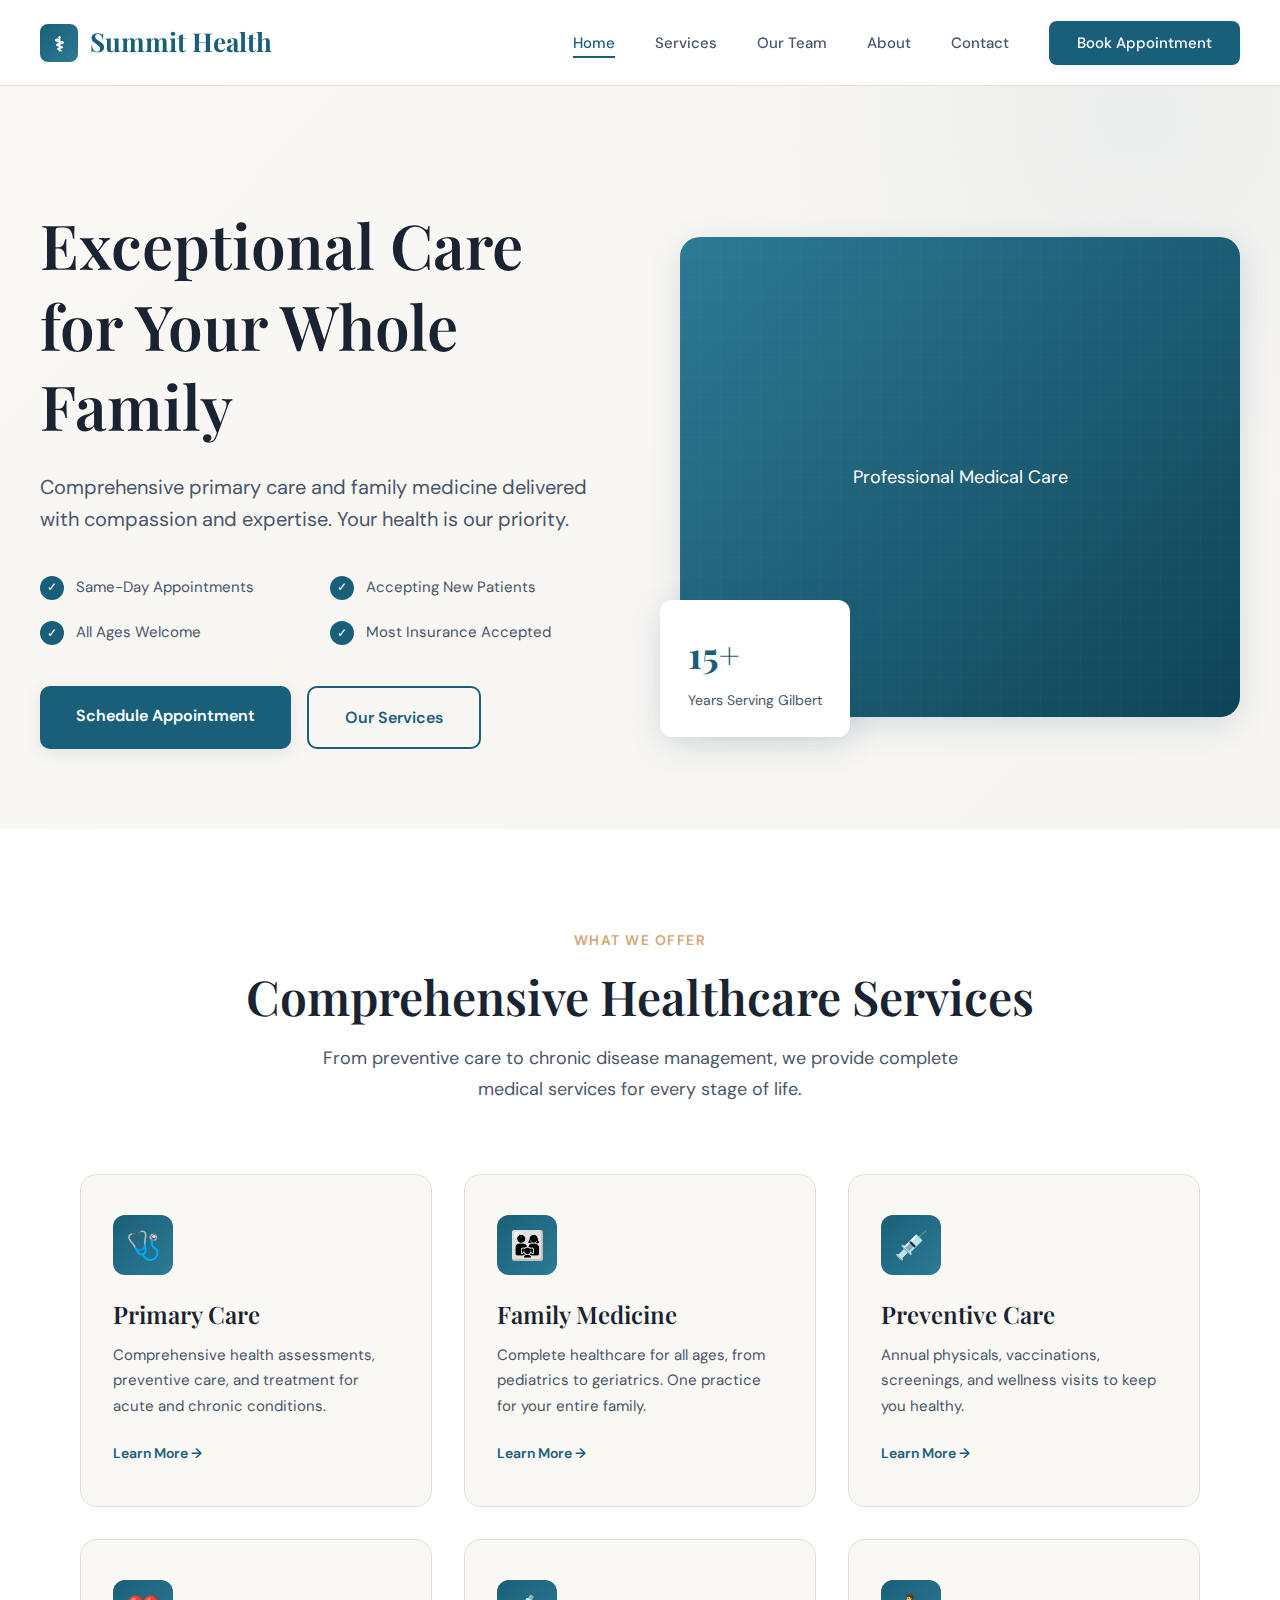
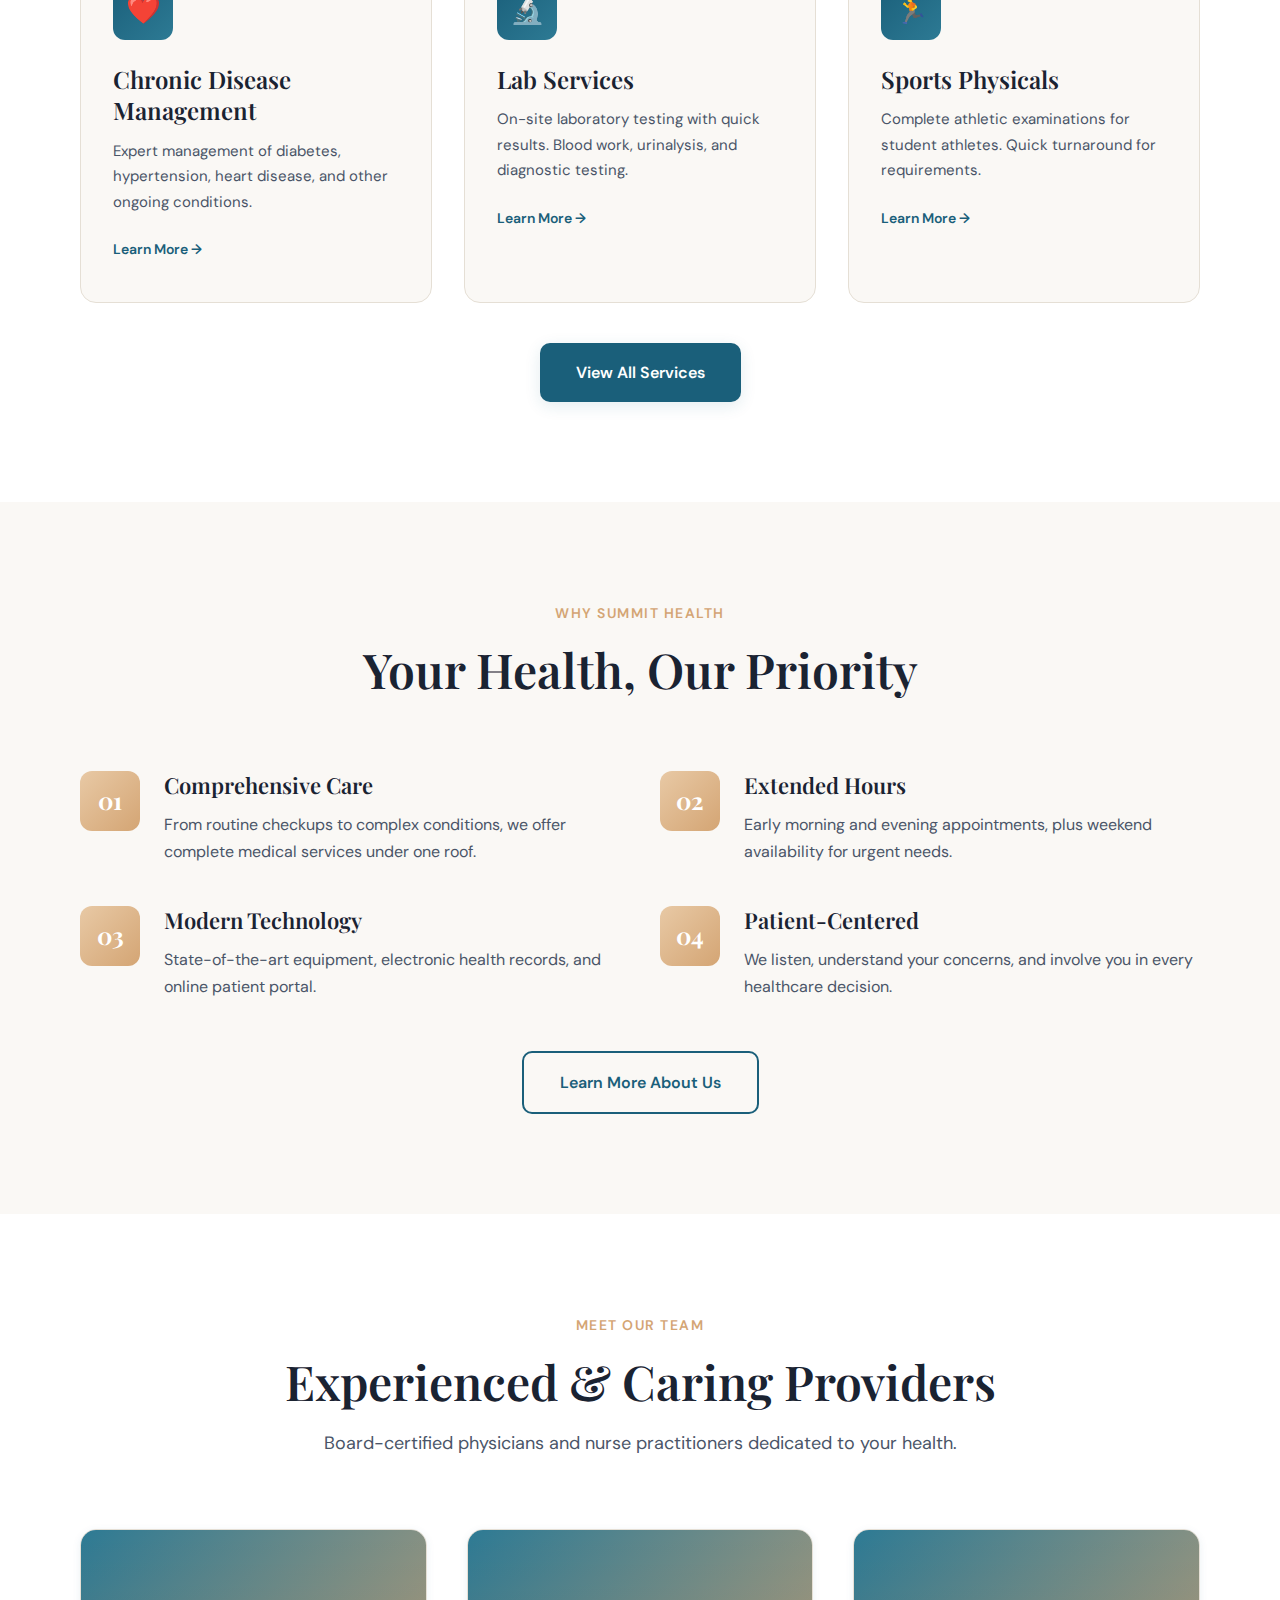
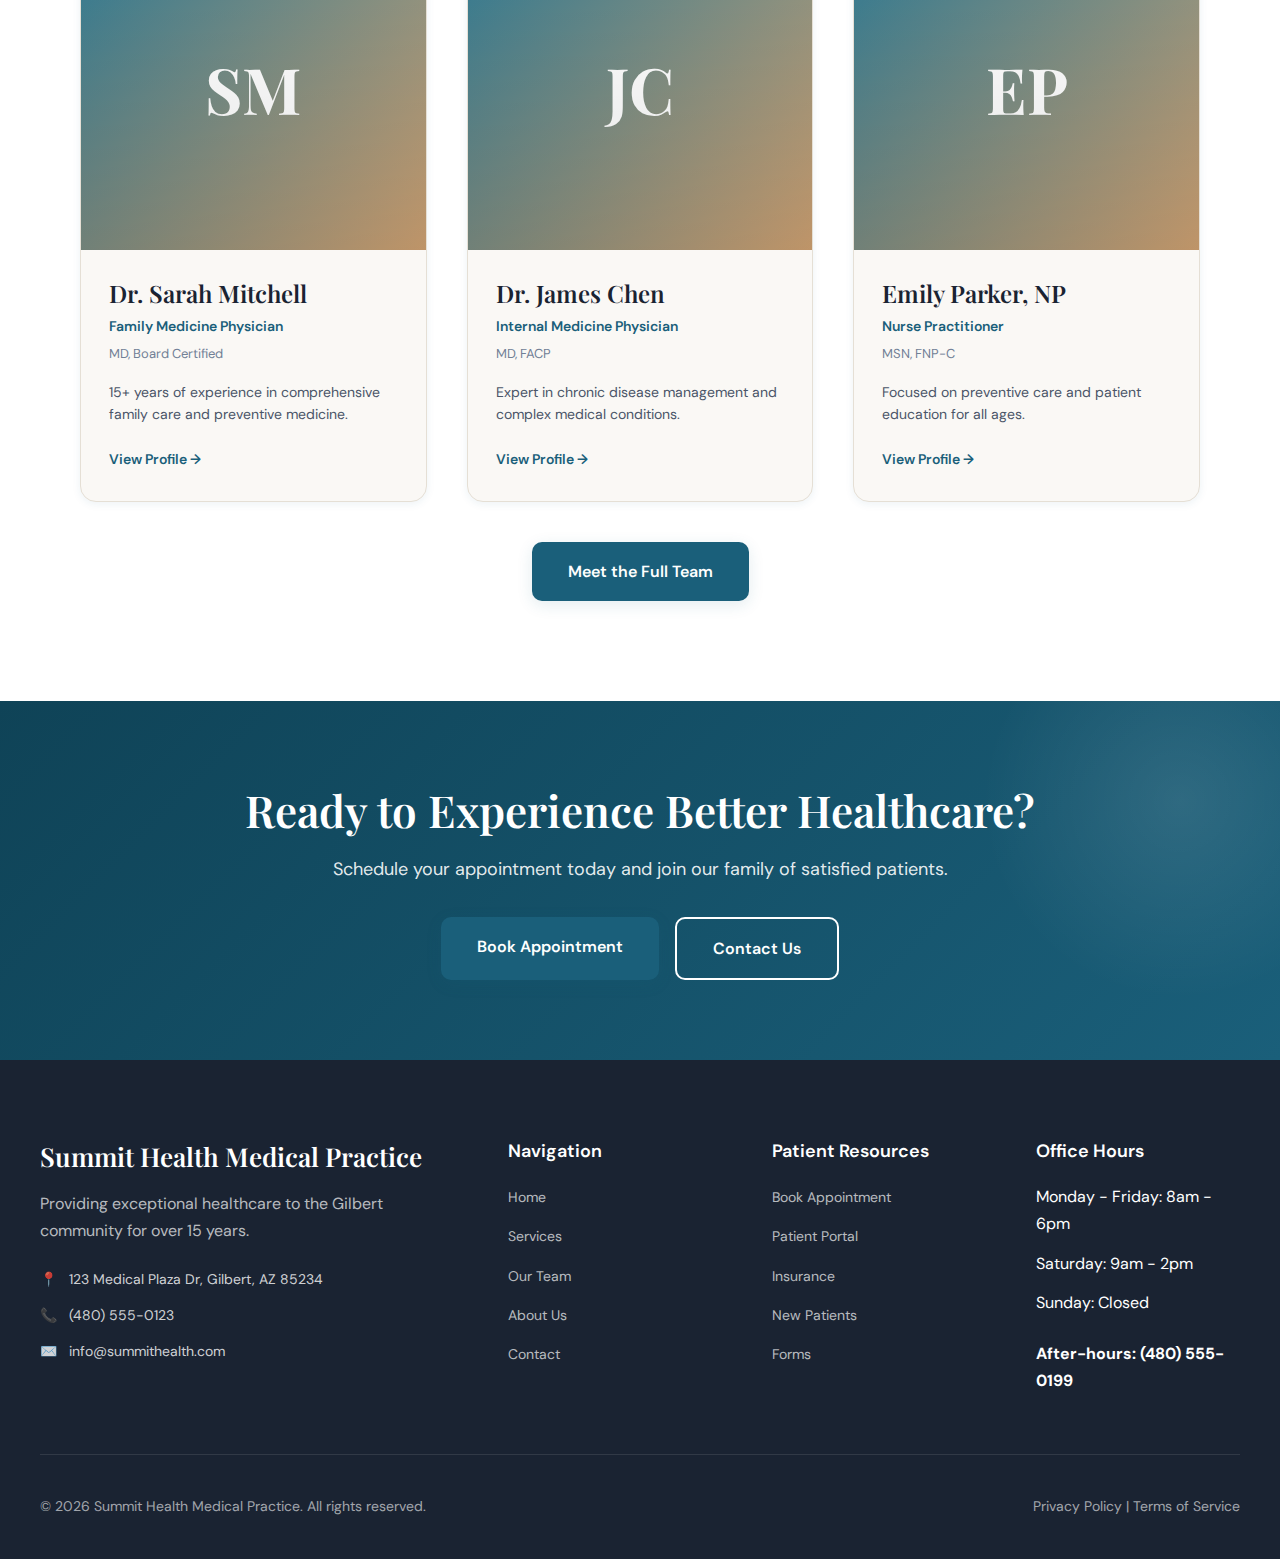
<file: index.html>
<!DOCTYPE html>
<html lang="en">
<head>
    <meta charset="UTF-8">
    <meta name="viewport" content="width=device-width, initial-scale=1.0">
    <title>Summit Health Medical Practice | Family Care in Gilbert, AZ</title>
    <meta name="description" content="Comprehensive primary care and family medicine in Gilbert, AZ. Board-certified physicians, same-day appointments, accepting new patients. Call (480) 555-0123.">
    <link rel="preconnect" href="https://fonts.googleapis.com">
    <link rel="preconnect" href="https://fonts.gstatic.com" crossorigin>
    <link href="https://fonts.googleapis.com/css2?family=Playfair+Display:wght@400;600;700&family=DM+Sans:wght@400;500;600&display=swap" rel="stylesheet">
    <link rel="stylesheet" href="styles.css">
</head>
<body>
    <!-- Header -->
    <header class="header" id="header">
        <nav class="nav-container">
            <a href="index.html" class="logo">
                <div class="logo-icon">⚕</div>
                Summit Health
            </a>
            <ul class="nav-menu">
                <li><a href="index.html" class="active">Home</a></li>
                <li><a href="services.html">Services</a></li>
                <li><a href="team.html">Our Team</a></li>
                <li><a href="about.html">About</a></li>
                <li><a href="contact.html">Contact</a></li>
                <li><a href="book-appointment.html" class="btn-appointment">Book Appointment</a></li>
            </ul>
        </nav>
    </header>

    <!-- Hero Section -->
    <section class="hero">
        <div class="hero-container">
            <div class="hero-content">
                <h1>Exceptional Care for Your Whole Family</h1>
                <p class="hero-subtitle">Comprehensive primary care and family medicine delivered with compassion and expertise. Your health is our priority.</p>
                
                <div class="hero-features">
                    <div class="feature-item">
                        <div class="feature-icon">✓</div>
                        <span>Same-Day Appointments</span>
                    </div>
                    <div class="feature-item">
                        <div class="feature-icon">✓</div>
                        <span>Accepting New Patients</span>
                    </div>
                    <div class="feature-item">
                        <div class="feature-icon">✓</div>
                        <span>All Ages Welcome</span>
                    </div>
                    <div class="feature-item">
                        <div class="feature-icon">✓</div>
                        <span>Most Insurance Accepted</span>
                    </div>
                </div>

                <div class="hero-cta">
                    <a href="book-appointment.html" class="btn-primary">Schedule Appointment</a>
                    <a href="services.html" class="btn-secondary">Our Services</a>
                </div>
            </div>

            <div class="hero-image">
                <div class="hero-image-main">
                    <span style="position: relative; z-index: 1;">Professional Medical Care</span>
                </div>
                <div class="stats-badge">
                    <div class="stats-badge-number">15+</div>
                    <div class="stats-badge-text">Years Serving Gilbert</div>
                </div>
            </div>
        </div>
    </section>

    <!-- Quick Services Overview -->
    <section class="services-preview">
        <div class="container">
            <div class="section-header">
                <div class="section-tag">What We Offer</div>
                <h2 class="section-title">Comprehensive Healthcare Services</h2>
                <p class="section-subtitle">From preventive care to chronic disease management, we provide complete medical services for every stage of life.</p>
            </div>

            <div class="services-grid">
                <div class="service-card">
                    <div class="service-icon">🩺</div>
                    <h3>Primary Care</h3>
                    <p>Comprehensive health assessments, preventive care, and treatment for acute and chronic conditions.</p>
                    <a href="service-primary-care.html" class="service-link">Learn More →</a>
                </div>

                <div class="service-card">
                    <div class="service-icon">👨‍👩‍👧</div>
                    <h3>Family Medicine</h3>
                    <p>Complete healthcare for all ages, from pediatrics to geriatrics. One practice for your entire family.</p>
                    <a href="service-family-medicine.html" class="service-link">Learn More →</a>
                </div>

                <div class="service-card">
                    <div class="service-icon">💉</div>
                    <h3>Preventive Care</h3>
                    <p>Annual physicals, vaccinations, screenings, and wellness visits to keep you healthy.</p>
                    <a href="service-preventive-care.html" class="service-link">Learn More →</a>
                </div>

                <div class="service-card">
                    <div class="service-icon">❤️</div>
                    <h3>Chronic Disease Management</h3>
                    <p>Expert management of diabetes, hypertension, heart disease, and other ongoing conditions.</p>
                    <a href="service-chronic-disease.html" class="service-link">Learn More →</a>
                </div>

                <div class="service-card">
                    <div class="service-icon">🔬</div>
                    <h3>Lab Services</h3>
                    <p>On-site laboratory testing with quick results. Blood work, urinalysis, and diagnostic testing.</p>
                    <a href="service-lab-services.html" class="service-link">Learn More →</a>
                </div>

                <div class="service-card">
                    <div class="service-icon">🏃</div>
                    <h3>Sports Physicals</h3>
                    <p>Complete athletic examinations for student athletes. Quick turnaround for requirements.</p>
                    <a href="service-sports-physicals.html" class="service-link">Learn More →</a>
                </div>
            </div>

            <div style="text-align: center; margin-top: 40px;">
                <a href="services.html" class="btn-primary">View All Services</a>
            </div>
        </div>
    </section>

    <!-- Why Choose Us -->
    <section class="why-choose">
        <div class="container">
            <div class="section-header">
                <div class="section-tag">Why Summit Health</div>
                <h2 class="section-title">Your Health, Our Priority</h2>
            </div>

            <div class="why-grid">
                <div class="why-item">
                    <div class="why-number">01</div>
                    <div class="why-content">
                        <h3>Comprehensive Care</h3>
                        <p>From routine checkups to complex conditions, we offer complete medical services under one roof.</p>
                    </div>
                </div>

                <div class="why-item">
                    <div class="why-number">02</div>
                    <div class="why-content">
                        <h3>Extended Hours</h3>
                        <p>Early morning and evening appointments, plus weekend availability for urgent needs.</p>
                    </div>
                </div>

                <div class="why-item">
                    <div class="why-number">03</div>
                    <div class="why-content">
                        <h3>Modern Technology</h3>
                        <p>State-of-the-art equipment, electronic health records, and online patient portal.</p>
                    </div>
                </div>

                <div class="why-item">
                    <div class="why-number">04</div>
                    <div class="why-content">
                        <h3>Patient-Centered</h3>
                        <p>We listen, understand your concerns, and involve you in every healthcare decision.</p>
                    </div>
                </div>
            </div>

            <div style="text-align: center; margin-top: 50px;">
                <a href="about.html" class="btn-secondary">Learn More About Us</a>
            </div>
        </div>
    </section>

    <!-- Meet Our Team Preview -->
    <section class="team-preview">
        <div class="container">
            <div class="section-header">
                <div class="section-tag">Meet Our Team</div>
                <h2 class="section-title">Experienced & Caring Providers</h2>
                <p class="section-subtitle">Board-certified physicians and nurse practitioners dedicated to your health.</p>
            </div>

            <div class="team-grid-preview">
                <div class="team-member">
                    <div class="team-photo">SM</div>
                    <div class="team-info">
                        <h3 class="team-name">Dr. Sarah Mitchell</h3>
                        <div class="team-title">Family Medicine Physician</div>
                        <div class="team-credentials">MD, Board Certified</div>
                        <p class="team-bio">15+ years of experience in comprehensive family care and preventive medicine.</p>
                        <a href="doctor-sarah-mitchell.html" class="btn-text">View Profile →</a>
                    </div>
                </div>

                <div class="team-member">
                    <div class="team-photo">JC</div>
                    <div class="team-info">
                        <h3 class="team-name">Dr. James Chen</h3>
                        <div class="team-title">Internal Medicine Physician</div>
                        <div class="team-credentials">MD, FACP</div>
                        <p class="team-bio">Expert in chronic disease management and complex medical conditions.</p>
                        <a href="doctor-james-chen.html" class="btn-text">View Profile →</a>
                    </div>
                </div>

                <div class="team-member">
                    <div class="team-photo">EP</div>
                    <div class="team-info">
                        <h3 class="team-name">Emily Parker, NP</h3>
                        <div class="team-title">Nurse Practitioner</div>
                        <div class="team-credentials">MSN, FNP-C</div>
                        <p class="team-bio">Focused on preventive care and patient education for all ages.</p>
                        <a href="provider-emily-parker.html" class="btn-text">View Profile →</a>
                    </div>
                </div>
            </div>

            <div style="text-align: center; margin-top: 40px;">
                <a href="team.html" class="btn-primary">Meet the Full Team</a>
            </div>
        </div>
    </section>

    <!-- CTA Banner -->
    <section class="cta-banner">
        <div class="container">
            <div class="cta-content">
                <h2>Ready to Experience Better Healthcare?</h2>
                <p>Schedule your appointment today and join our family of satisfied patients.</p>
                <div class="cta-buttons">
                    <a href="book-appointment.html" class="btn-primary">Book Appointment</a>
                    <a href="contact.html" class="btn-secondary-white">Contact Us</a>
                </div>
            </div>
        </div>
    </section>

    <!-- Footer -->
    <footer class="footer">
        <div class="footer-container">
            <div class="footer-grid">
                <div class="footer-about">
                    <h3>Summit Health Medical Practice</h3>
                    <p>Providing exceptional healthcare to the Gilbert community for over 15 years.</p>
                    <div class="footer-contact">
                        <div class="footer-contact-item">
                            <span>📍</span>
                            <span>123 Medical Plaza Dr, Gilbert, AZ 85234</span>
                        </div>
                        <div class="footer-contact-item">
                            <span>📞</span>
                            <span>(480) 555-0123</span>
                        </div>
                        <div class="footer-contact-item">
                            <span>✉️</span>
                            <span>info@summithealth.com</span>
                        </div>
                    </div>
                </div>

                <div class="footer-section">
                    <h4>Navigation</h4>
                    <ul class="footer-links">
                        <li><a href="index.html">Home</a></li>
                        <li><a href="services.html">Services</a></li>
                        <li><a href="team.html">Our Team</a></li>
                        <li><a href="about.html">About Us</a></li>
                        <li><a href="contact.html">Contact</a></li>
                    </ul>
                </div>

                <div class="footer-section">
                    <h4>Patient Resources</h4>
                    <ul class="footer-links">
                        <li><a href="book-appointment.html">Book Appointment</a></li>
                        <li><a href="#">Patient Portal</a></li>
                        <li><a href="#">Insurance</a></li>
                        <li><a href="#">New Patients</a></li>
                        <li><a href="#">Forms</a></li>
                    </ul>
                </div>

                <div class="footer-section">
                    <h4>Office Hours</h4>
                    <ul class="footer-links">
                        <li>Monday - Friday: 8am - 6pm</li>
                        <li>Saturday: 9am - 2pm</li>
                        <li>Sunday: Closed</li>
                        <li style="margin-top: 12px;"><strong>After-hours: (480) 555-0199</strong></li>
                    </ul>
                </div>
            </div>

            <div class="footer-bottom">
                <div>© 2026 Summit Health Medical Practice. All rights reserved.</div>
                <div><a href="#">Privacy Policy</a> | <a href="#">Terms of Service</a></div>
            </div>
        </div>
    </footer>

    <script src="script.js"></script>
</body>
</html>
</file>
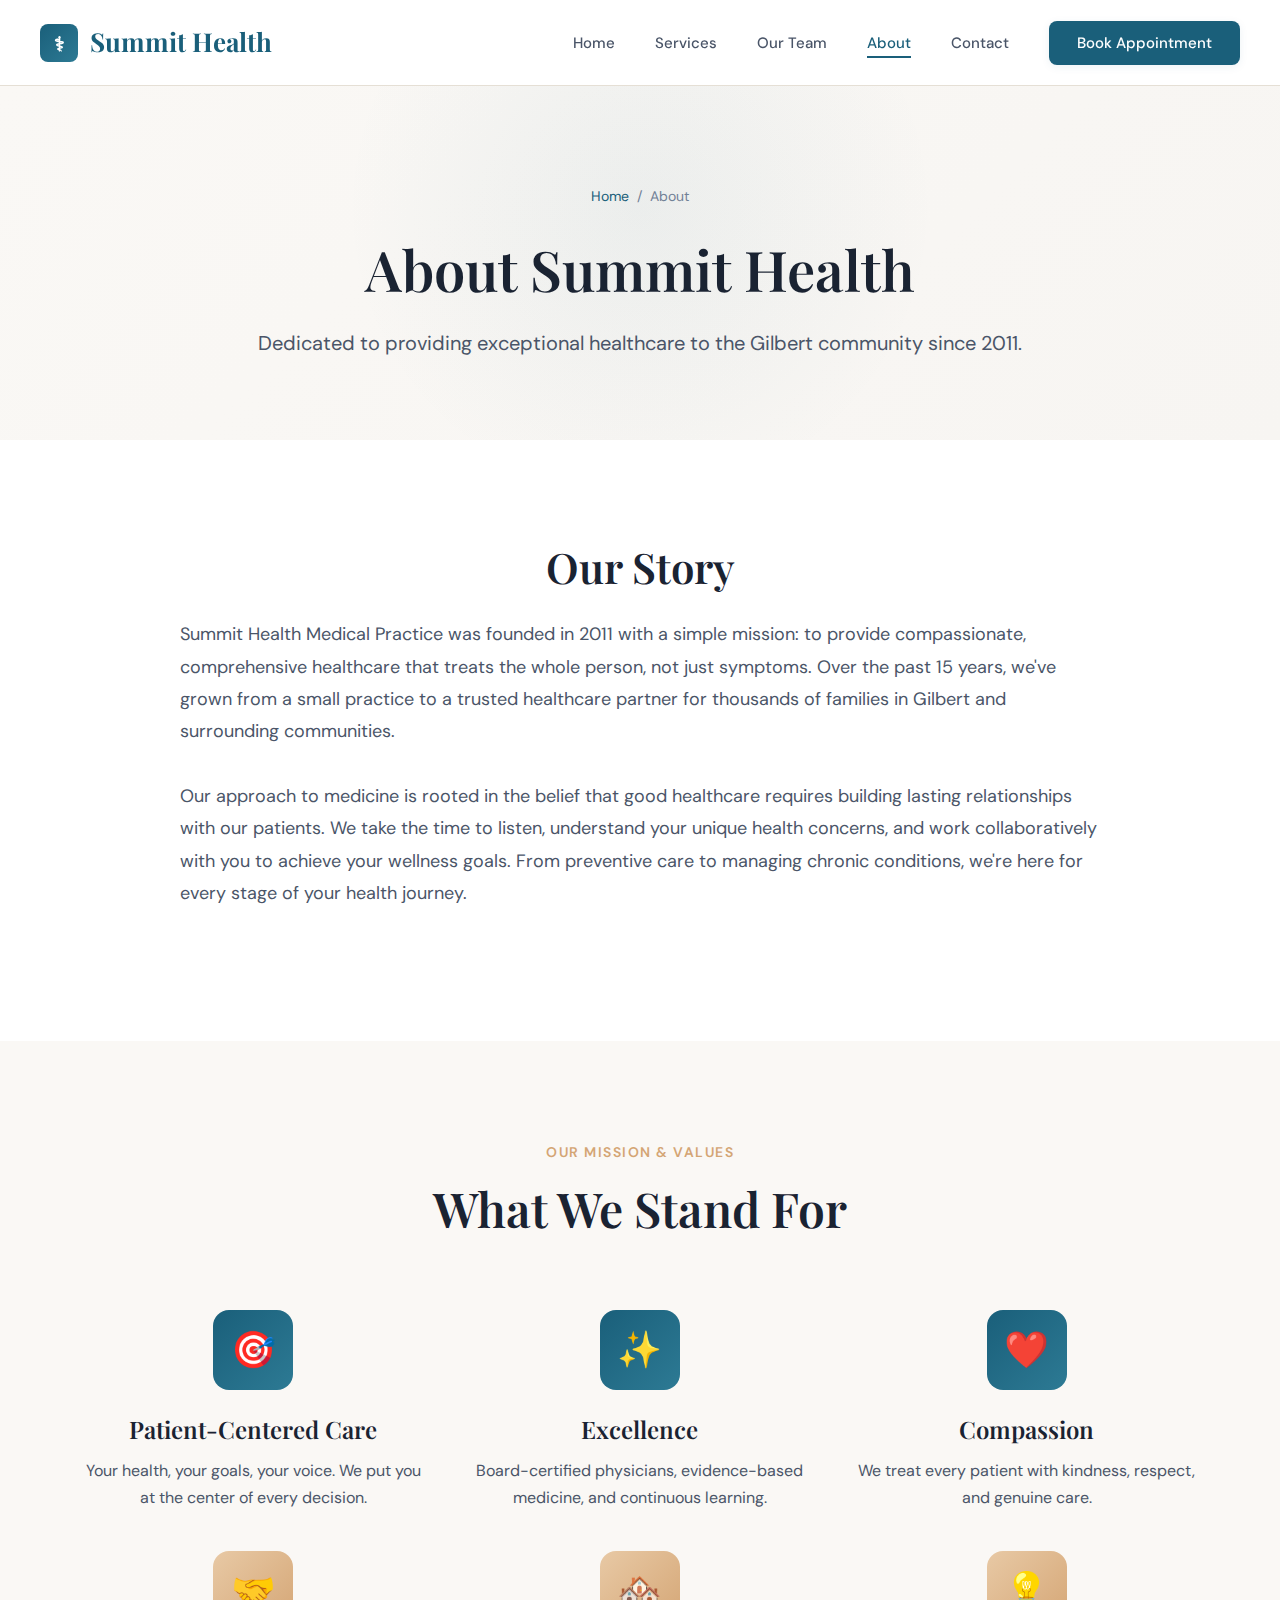
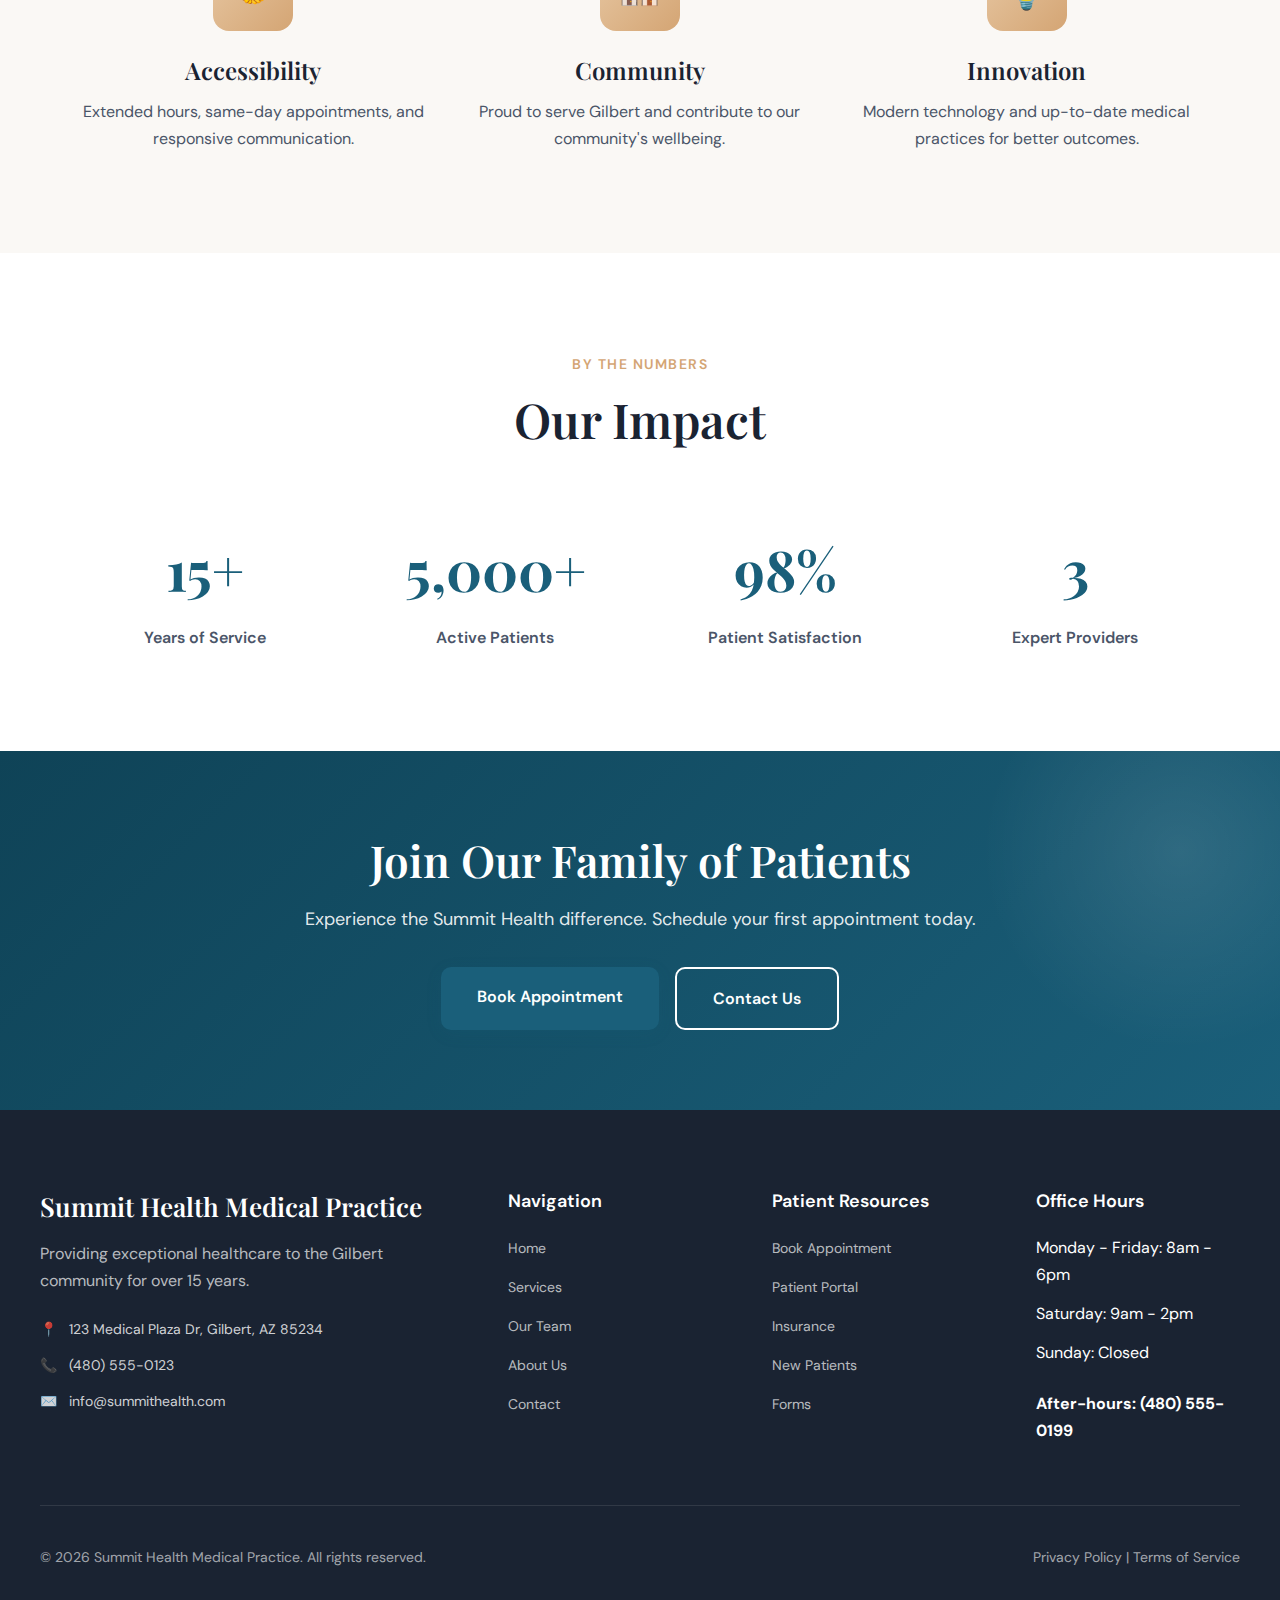
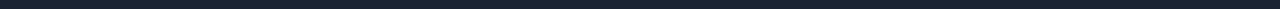
<file: about.html>
<!DOCTYPE html>
<html lang="en">
<head>
    <meta charset="UTF-8">
    <meta name="viewport" content="width=device-width, initial-scale=1.0">
    <title>About Us | Summit Health Medical Practice</title>
    <meta name="description" content="Learn about Summit Health Medical Practice. Over 15 years serving Gilbert, AZ with comprehensive family medicine and primary care.">
    <link rel="preconnect" href="https://fonts.googleapis.com">
    <link rel="preconnect" href="https://fonts.gstatic.com" crossorigin>
    <link href="https://fonts.googleapis.com/css2?family=Playfair+Display:wght@400;600;700&family=DM+Sans:wght@400;500;600&display=swap" rel="stylesheet">
    <link rel="stylesheet" href="styles.css">
</head>
<body>
    <header class="header" id="header">
        <nav class="nav-container">
            <a href="index.html" class="logo">
                <div class="logo-icon">⚕</div>
                Summit Health
            </a>
            <ul class="nav-menu">
                <li><a href="index.html">Home</a></li>
                <li><a href="services.html">Services</a></li>
                <li><a href="team.html">Our Team</a></li>
                <li><a href="about.html" class="active">About</a></li>
                <li><a href="contact.html">Contact</a></li>
                <li><a href="book-appointment.html" class="btn-appointment">Book Appointment</a></li>
            </ul>
        </nav>
    </header>

    <section class="page-hero">
        <div class="page-hero-content">
            <div class="breadcrumb">
                <a href="index.html">Home</a>
                <span>/</span>
                <span>About</span>
            </div>
            <h1>About Summit Health</h1>
            <p>Dedicated to providing exceptional healthcare to the Gilbert community since 2011.</p>
        </div>
    </section>

    <section style="padding: 100px 40px; background: white;">
        <div class="container" style="max-width: 1000px;">
            <h2 style="font-size: 42px; margin-bottom: 24px; text-align: center;">Our Story</h2>
            <p style="font-size: 18px; color: var(--text-medium); margin-bottom: 32px; line-height: 1.8;">
                Summit Health Medical Practice was founded in 2011 with a simple mission: to provide compassionate, comprehensive healthcare that treats the whole person, not just symptoms. Over the past 15 years, we've grown from a small practice to a trusted healthcare partner for thousands of families in Gilbert and surrounding communities.
            </p>
            <p style="font-size: 18px; color: var(--text-medium); margin-bottom: 32px; line-height: 1.8;">
                Our approach to medicine is rooted in the belief that good healthcare requires building lasting relationships with our patients. We take the time to listen, understand your unique health concerns, and work collaboratively with you to achieve your wellness goals. From preventive care to managing chronic conditions, we're here for every stage of your health journey.
            </p>
        </div>
    </section>

    <section style="padding: 100px 40px; background: var(--bg-cream);">
        <div class="container">
            <div class="section-header">
                <div class="section-tag">Our Mission & Values</div>
                <h2 class="section-title">What We Stand For</h2>
            </div>

            <div style="display: grid; grid-template-columns: repeat(3, 1fr); gap: 40px; margin-top: 60px;">
                <div style="text-align: center;">
                    <div style="width: 80px; height: 80px; margin: 0 auto 24px; background: linear-gradient(135deg, var(--primary), var(--primary-light)); border-radius: 16px; display: flex; align-items: center; justify-content: center; color: white; font-size: 36px;">🎯</div>
                    <h3 style="font-size: 24px; margin-bottom: 12px;">Patient-Centered Care</h3>
                    <p style="color: var(--text-medium); line-height: 1.7;">Your health, your goals, your voice. We put you at the center of every decision.</p>
                </div>

                <div style="text-align: center;">
                    <div style="width: 80px; height: 80px; margin: 0 auto 24px; background: linear-gradient(135deg, var(--primary), var(--primary-light)); border-radius: 16px; display: flex; align-items: center; justify-content: center; color: white; font-size: 36px;">✨</div>
                    <h3 style="font-size: 24px; margin-bottom: 12px;">Excellence</h3>
                    <p style="color: var(--text-medium); line-height: 1.7;">Board-certified physicians, evidence-based medicine, and continuous learning.</p>
                </div>

                <div style="text-align: center;">
                    <div style="width: 80px; height: 80px; margin: 0 auto 24px; background: linear-gradient(135deg, var(--primary), var(--primary-light)); border-radius: 16px; display: flex; align-items: center; justify-content: center; color: white; font-size: 36px;">❤️</div>
                    <h3 style="font-size: 24px; margin-bottom: 12px;">Compassion</h3>
                    <p style="color: var(--text-medium); line-height: 1.7;">We treat every patient with kindness, respect, and genuine care.</p>
                </div>

                <div style="text-align: center;">
                    <div style="width: 80px; height: 80px; margin: 0 auto 24px; background: linear-gradient(135deg, var(--accent-light), var(--accent)); border-radius: 16px; display: flex; align-items: center; justify-content: center; color: white; font-size: 36px;">🤝</div>
                    <h3 style="font-size: 24px; margin-bottom: 12px;">Accessibility</h3>
                    <p style="color: var(--text-medium); line-height: 1.7;">Extended hours, same-day appointments, and responsive communication.</p>
                </div>

                <div style="text-align: center;">
                    <div style="width: 80px; height: 80px; margin: 0 auto 24px; background: linear-gradient(135deg, var(--accent-light), var(--accent)); border-radius: 16px; display: flex; align-items: center; justify-content: center; color: white; font-size: 36px;">🏘️</div>
                    <h3 style="font-size: 24px; margin-bottom: 12px;">Community</h3>
                    <p style="color: var(--text-medium); line-height: 1.7;">Proud to serve Gilbert and contribute to our community's wellbeing.</p>
                </div>

                <div style="text-align: center;">
                    <div style="width: 80px; height: 80px; margin: 0 auto 24px; background: linear-gradient(135deg, var(--accent-light), var(--accent)); border-radius: 16px; display: flex; align-items: center; justify-content: center; color: white; font-size: 36px;">💡</div>
                    <h3 style="font-size: 24px; margin-bottom: 12px;">Innovation</h3>
                    <p style="color: var(--text-medium); line-height: 1.7;">Modern technology and up-to-date medical practices for better outcomes.</p>
                </div>
            </div>
        </div>
    </section>

    <section style="padding: 100px 40px; background: white;">
        <div class="container">
            <div class="section-header">
                <div class="section-tag">By The Numbers</div>
                <h2 class="section-title">Our Impact</h2>
            </div>

            <div style="display: grid; grid-template-columns: repeat(4, 1fr); gap: 40px; margin-top: 60px;">
                <div style="text-align: center;">
                    <div style="font-size: 56px; font-weight: 700; color: var(--primary); font-family: 'Playfair Display', serif; margin-bottom: 8px;">15+</div>
                    <p style="color: var(--text-medium); font-weight: 600;">Years of Service</p>
                </div>

                <div style="text-align: center;">
                    <div style="font-size: 56px; font-weight: 700; color: var(--primary); font-family: 'Playfair Display', serif; margin-bottom: 8px;">5,000+</div>
                    <p style="color: var(--text-medium); font-weight: 600;">Active Patients</p>
                </div>

                <div style="text-align: center;">
                    <div style="font-size: 56px; font-weight: 700; color: var(--primary); font-family: 'Playfair Display', serif; margin-bottom: 8px;">98%</div>
                    <p style="color: var(--text-medium); font-weight: 600;">Patient Satisfaction</p>
                </div>

                <div style="text-align: center;">
                    <div style="font-size: 56px; font-weight: 700; color: var(--primary); font-family: 'Playfair Display', serif; margin-bottom: 8px;">3</div>
                    <p style="color: var(--text-medium); font-weight: 600;">Expert Providers</p>
                </div>
            </div>
        </div>
    </section>

    <section class="cta-banner">
        <div class="container">
            <div class="cta-content">
                <h2>Join Our Family of Patients</h2>
                <p>Experience the Summit Health difference. Schedule your first appointment today.</p>
                <div class="cta-buttons">
                    <a href="book-appointment.html" class="btn-primary">Book Appointment</a>
                    <a href="contact.html" class="btn-secondary-white">Contact Us</a>
                </div>
            </div>
        </div>
    </section>

    <footer class="footer">
        <div class="footer-container">
            <div class="footer-grid">
                <div class="footer-about">
                    <h3>Summit Health Medical Practice</h3>
                    <p>Providing exceptional healthcare to the Gilbert community for over 15 years.</p>
                    <div class="footer-contact">
                        <div class="footer-contact-item">
                            <span>📍</span>
                            <span>123 Medical Plaza Dr, Gilbert, AZ 85234</span>
                        </div>
                        <div class="footer-contact-item">
                            <span>📞</span>
                            <span>(480) 555-0123</span>
                        </div>
                        <div class="footer-contact-item">
                            <span>✉️</span>
                            <span>info@summithealth.com</span>
                        </div>
                    </div>
                </div>
                <div class="footer-section">
                    <h4>Navigation</h4>
                    <ul class="footer-links">
                        <li><a href="index.html">Home</a></li>
                        <li><a href="services.html">Services</a></li>
                        <li><a href="team.html">Our Team</a></li>
                        <li><a href="about.html">About Us</a></li>
                        <li><a href="contact.html">Contact</a></li>
                    </ul>
                </div>
                <div class="footer-section">
                    <h4>Patient Resources</h4>
                    <ul class="footer-links">
                        <li><a href="book-appointment.html">Book Appointment</a></li>
                        <li><a href="#">Patient Portal</a></li>
                        <li><a href="#">Insurance</a></li>
                        <li><a href="#">New Patients</a></li>
                        <li><a href="#">Forms</a></li>
                    </ul>
                </div>
                <div class="footer-section">
                    <h4>Office Hours</h4>
                    <ul class="footer-links">
                        <li>Monday - Friday: 8am - 6pm</li>
                        <li>Saturday: 9am - 2pm</li>
                        <li>Sunday: Closed</li>
                        <li style="margin-top: 12px;"><strong>After-hours: (480) 555-0199</strong></li>
                    </ul>
                </div>
            </div>
            <div class="footer-bottom">
                <div>© 2026 Summit Health Medical Practice. All rights reserved.</div>
                <div><a href="#">Privacy Policy</a> | <a href="#">Terms of Service</a></div>
            </div>
        </div>
    </footer>

    <script src="script.js"></script>
</body>
</html>
</file>
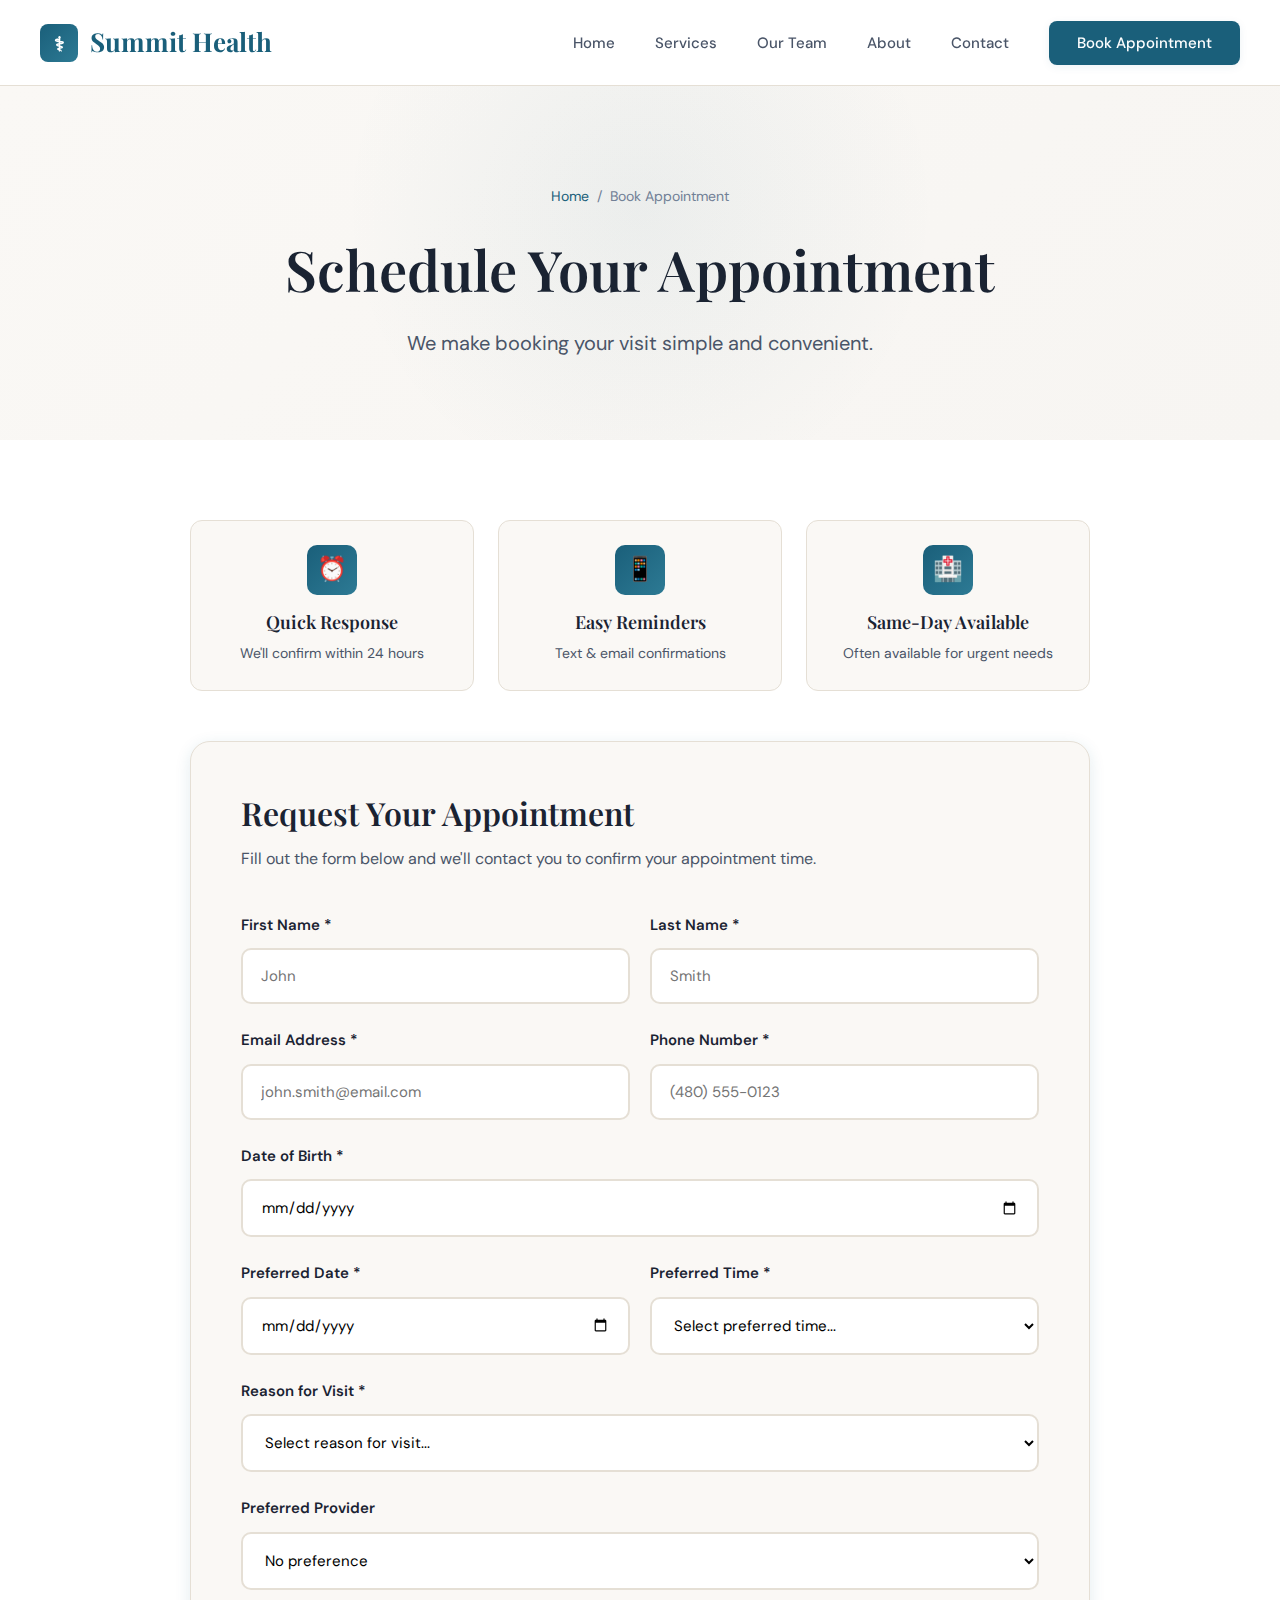
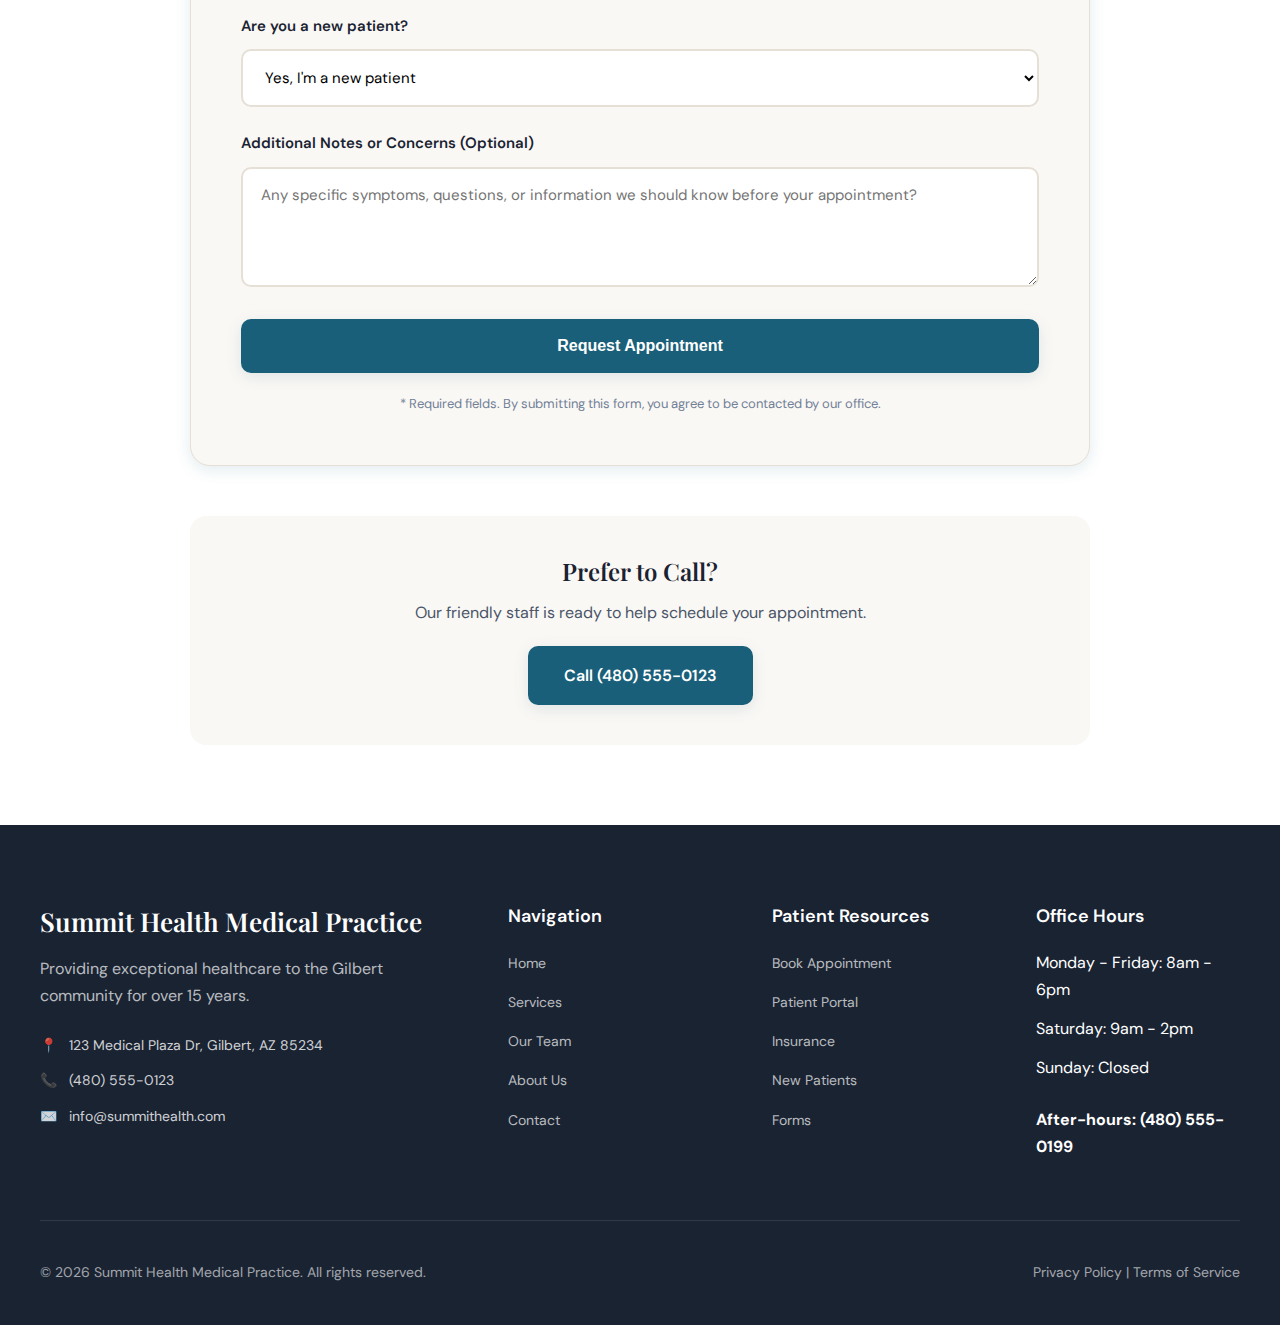
<file: book-appointment.html>
<!DOCTYPE html>
<html lang="en">
<head>
    <meta charset="UTF-8">
    <meta name="viewport" content="width=device-width, initial-scale=1.0">
    <title>Book Appointment | Summit Health Medical Practice</title>
    <meta name="description" content="Schedule your appointment online. Same-day appointments available. Gilbert, AZ medical practice accepting new patients.">
    <link rel="preconnect" href="https://fonts.googleapis.com">
    <link rel="preconnect" href="https://fonts.gstatic.com" crossorigin>
    <link href="https://fonts.googleapis.com/css2?family=Playfair+Display:wght@400;600;700&family=DM+Sans:wght@400;500;600&display=swap" rel="stylesheet">
    <link rel="stylesheet" href="styles.css">
    <style>
        .booking-section {
            padding: 80px 40px;
            background: white;
        }

        .booking-container {
            max-width: 900px;
            margin: 0 auto;
        }

        .booking-form {
            background: var(--bg-cream);
            padding: 50px;
            border-radius: 20px;
            box-shadow: var(--shadow-md);
            border: 1px solid var(--border);
        }

        .booking-form h2 {
            font-size: 32px;
            margin-bottom: 12px;
            color: var(--text-dark);
        }

        .booking-form .subtitle {
            color: var(--text-medium);
            margin-bottom: 40px;
        }

        .form-group {
            margin-bottom: 24px;
        }

        .form-group label {
            display: block;
            margin-bottom: 10px;
            font-weight: 600;
            color: var(--text-dark);
            font-size: 15px;
        }

        .form-group input,
        .form-group select,
        .form-group textarea {
            width: 100%;
            padding: 16px 18px;
            border: 2px solid var(--border);
            border-radius: 10px;
            font-family: 'DM Sans', sans-serif;
            font-size: 15px;
            transition: all 0.3s ease;
            background: white;
        }

        .form-group input:focus,
        .form-group select:focus,
        .form-group textarea:focus {
            outline: none;
            border-color: var(--primary);
            box-shadow: 0 0 0 3px rgba(26, 95, 122, 0.1);
        }

        .form-row {
            display: grid;
            grid-template-columns: 1fr 1fr;
            gap: 20px;
        }

        .form-group textarea {
            resize: vertical;
            min-height: 120px;
        }

        .btn-submit {
            width: 100%;
            background: var(--primary);
            color: white;
            padding: 18px;
            border: none;
            border-radius: 10px;
            font-weight: 600;
            font-size: 16px;
            cursor: pointer;
            transition: all 0.3s ease;
            box-shadow: var(--shadow-md);
        }

        .btn-submit:hover {
            background: var(--primary-dark);
            transform: translateY(-2px);
            box-shadow: var(--shadow-lg);
        }

        .info-cards {
            display: grid;
            grid-template-columns: repeat(3, 1fr);
            gap: 24px;
            margin-bottom: 50px;
        }

        .info-card {
            background: var(--bg-cream);
            padding: 24px;
            border-radius: 12px;
            text-align: center;
            border: 1px solid var(--border);
        }

        .info-card-icon {
            width: 50px;
            height: 50px;
            margin: 0 auto 16px;
            background: linear-gradient(135deg, var(--primary), var(--primary-light));
            border-radius: 10px;
            display: flex;
            align-items: center;
            justify-content: center;
            color: white;
            font-size: 24px;
        }

        .info-card h3 {
            font-size: 18px;
            margin-bottom: 8px;
        }

        .info-card p {
            color: var(--text-medium);
            font-size: 14px;
        }

        @media (max-width: 768px) {
            .form-row,
            .info-cards {
                grid-template-columns: 1fr;
            }

            .booking-form {
                padding: 30px;
            }
        }
    </style>
</head>
<body>
    <header class="header" id="header">
        <nav class="nav-container">
            <a href="index.html" class="logo">
                <div class="logo-icon">⚕</div>
                Summit Health
            </a>
            <ul class="nav-menu">
                <li><a href="index.html">Home</a></li>
                <li><a href="services.html">Services</a></li>
                <li><a href="team.html">Our Team</a></li>
                <li><a href="about.html">About</a></li>
                <li><a href="contact.html">Contact</a></li>
                <li><a href="book-appointment.html" class="btn-appointment active">Book Appointment</a></li>
            </ul>
        </nav>
    </header>

    <section class="page-hero">
        <div class="page-hero-content">
            <div class="breadcrumb">
                <a href="index.html">Home</a>
                <span>/</span>
                <span>Book Appointment</span>
            </div>
            <h1>Schedule Your Appointment</h1>
            <p>We make booking your visit simple and convenient.</p>
        </div>
    </section>

    <section class="booking-section">
        <div class="booking-container">
            <div class="info-cards">
                <div class="info-card">
                    <div class="info-card-icon">⏰</div>
                    <h3>Quick Response</h3>
                    <p>We'll confirm within 24 hours</p>
                </div>
                <div class="info-card">
                    <div class="info-card-icon">📱</div>
                    <h3>Easy Reminders</h3>
                    <p>Text & email confirmations</p>
                </div>
                <div class="info-card">
                    <div class="info-card-icon">🏥</div>
                    <h3>Same-Day Available</h3>
                    <p>Often available for urgent needs</p>
                </div>
            </div>

            <div class="booking-form">
                <h2>Request Your Appointment</h2>
                <p class="subtitle">Fill out the form below and we'll contact you to confirm your appointment time.</p>
                
                <form id="appointmentForm">
                    <div class="form-row">
                        <div class="form-group">
                            <label>First Name *</label>
                            <input type="text" placeholder="John" required>
                        </div>
                        <div class="form-group">
                            <label>Last Name *</label>
                            <input type="text" placeholder="Smith" required>
                        </div>
                    </div>

                    <div class="form-row">
                        <div class="form-group">
                            <label>Email Address *</label>
                            <input type="email" placeholder="john.smith@email.com" required>
                        </div>
                        <div class="form-group">
                            <label>Phone Number *</label>
                            <input type="tel" placeholder="(480) 555-0123" required>
                        </div>
                    </div>

                    <div class="form-group">
                        <label>Date of Birth *</label>
                        <input type="date" required>
                    </div>

                    <div class="form-row">
                        <div class="form-group">
                            <label>Preferred Date *</label>
                            <input type="date" required>
                        </div>
                        <div class="form-group">
                            <label>Preferred Time *</label>
                            <select required>
                                <option value="">Select preferred time...</option>
                                <option>Morning (8am - 10am)</option>
                                <option>Mid-Morning (10am - 12pm)</option>
                                <option>Afternoon (12pm - 3pm)</option>
                                <option>Late Afternoon (3pm - 5pm)</option>
                                <option>No preference</option>
                            </select>
                        </div>
                    </div>

                    <div class="form-group">
                        <label>Reason for Visit *</label>
                        <select required>
                            <option value="">Select reason for visit...</option>
                            <option>Annual Physical / Wellness Check</option>
                            <option>New Patient Appointment</option>
                            <option>Follow-up Appointment</option>
                            <option>Illness / Sick Visit</option>
                            <option>Chronic Condition Management</option>
                            <option>Sports Physical</option>
                            <option>Vaccination</option>
                            <option>Lab Results Discussion</option>
                            <option>Other</option>
                        </select>
                    </div>

                    <div class="form-group">
                        <label>Preferred Provider</label>
                        <select>
                            <option value="">No preference</option>
                            <option>Dr. Sarah Mitchell</option>
                            <option>Dr. James Chen</option>
                            <option>Emily Parker, NP</option>
                        </select>
                    </div>

                    <div class="form-group">
                        <label>Are you a new patient?</label>
                        <select>
                            <option>Yes, I'm a new patient</option>
                            <option>No, I'm an existing patient</option>
                        </select>
                    </div>

                    <div class="form-group">
                        <label>Additional Notes or Concerns (Optional)</label>
                        <textarea placeholder="Any specific symptoms, questions, or information we should know before your appointment?"></textarea>
                    </div>

                    <button type="submit" class="btn-submit">Request Appointment</button>

                    <p style="margin-top: 20px; font-size: 13px; color: var(--text-light); text-align: center;">
                        * Required fields. By submitting this form, you agree to be contacted by our office.
                    </p>
                </form>
            </div>

            <div style="text-align: center; margin-top: 50px; padding: 40px; background: var(--bg-cream); border-radius: 16px;">
                <h3 style="font-size: 24px; margin-bottom: 12px;">Prefer to Call?</h3>
                <p style="color: var(--text-medium); margin-bottom: 20px;">Our friendly staff is ready to help schedule your appointment.</p>
                <a href="tel:4805550123" class="btn-primary">Call (480) 555-0123</a>
            </div>
        </div>
    </section>

    <footer class="footer">
        <div class="footer-container">
            <div class="footer-grid">
                <div class="footer-about">
                    <h3>Summit Health Medical Practice</h3>
                    <p>Providing exceptional healthcare to the Gilbert community for over 15 years.</p>
                    <div class="footer-contact">
                        <div class="footer-contact-item">
                            <span>📍</span>
                            <span>123 Medical Plaza Dr, Gilbert, AZ 85234</span>
                        </div>
                        <div class="footer-contact-item">
                            <span>📞</span>
                            <span>(480) 555-0123</span>
                        </div>
                        <div class="footer-contact-item">
                            <span>✉️</span>
                            <span>info@summithealth.com</span>
                        </div>
                    </div>
                </div>
                <div class="footer-section">
                    <h4>Navigation</h4>
                    <ul class="footer-links">
                        <li><a href="index.html">Home</a></li>
                        <li><a href="services.html">Services</a></li>
                        <li><a href="team.html">Our Team</a></li>
                        <li><a href="about.html">About Us</a></li>
                        <li><a href="contact.html">Contact</a></li>
                    </ul>
                </div>
                <div class="footer-section">
                    <h4>Patient Resources</h4>
                    <ul class="footer-links">
                        <li><a href="book-appointment.html">Book Appointment</a></li>
                        <li><a href="#">Patient Portal</a></li>
                        <li><a href="#">Insurance</a></li>
                        <li><a href="#">New Patients</a></li>
                        <li><a href="#">Forms</a></li>
                    </ul>
                </div>
                <div class="footer-section">
                    <h4>Office Hours</h4>
                    <ul class="footer-links">
                        <li>Monday - Friday: 8am - 6pm</li>
                        <li>Saturday: 9am - 2pm</li>
                        <li>Sunday: Closed</li>
                        <li style="margin-top: 12px;"><strong>After-hours: (480) 555-0199</strong></li>
                    </ul>
                </div>
            </div>
            <div class="footer-bottom">
                <div>© 2026 Summit Health Medical Practice. All rights reserved.</div>
                <div><a href="#">Privacy Policy</a> | <a href="#">Terms of Service</a></div>
            </div>
        </div>
    </footer>

    <script src="script.js"></script>
</body>
</html>
</file>
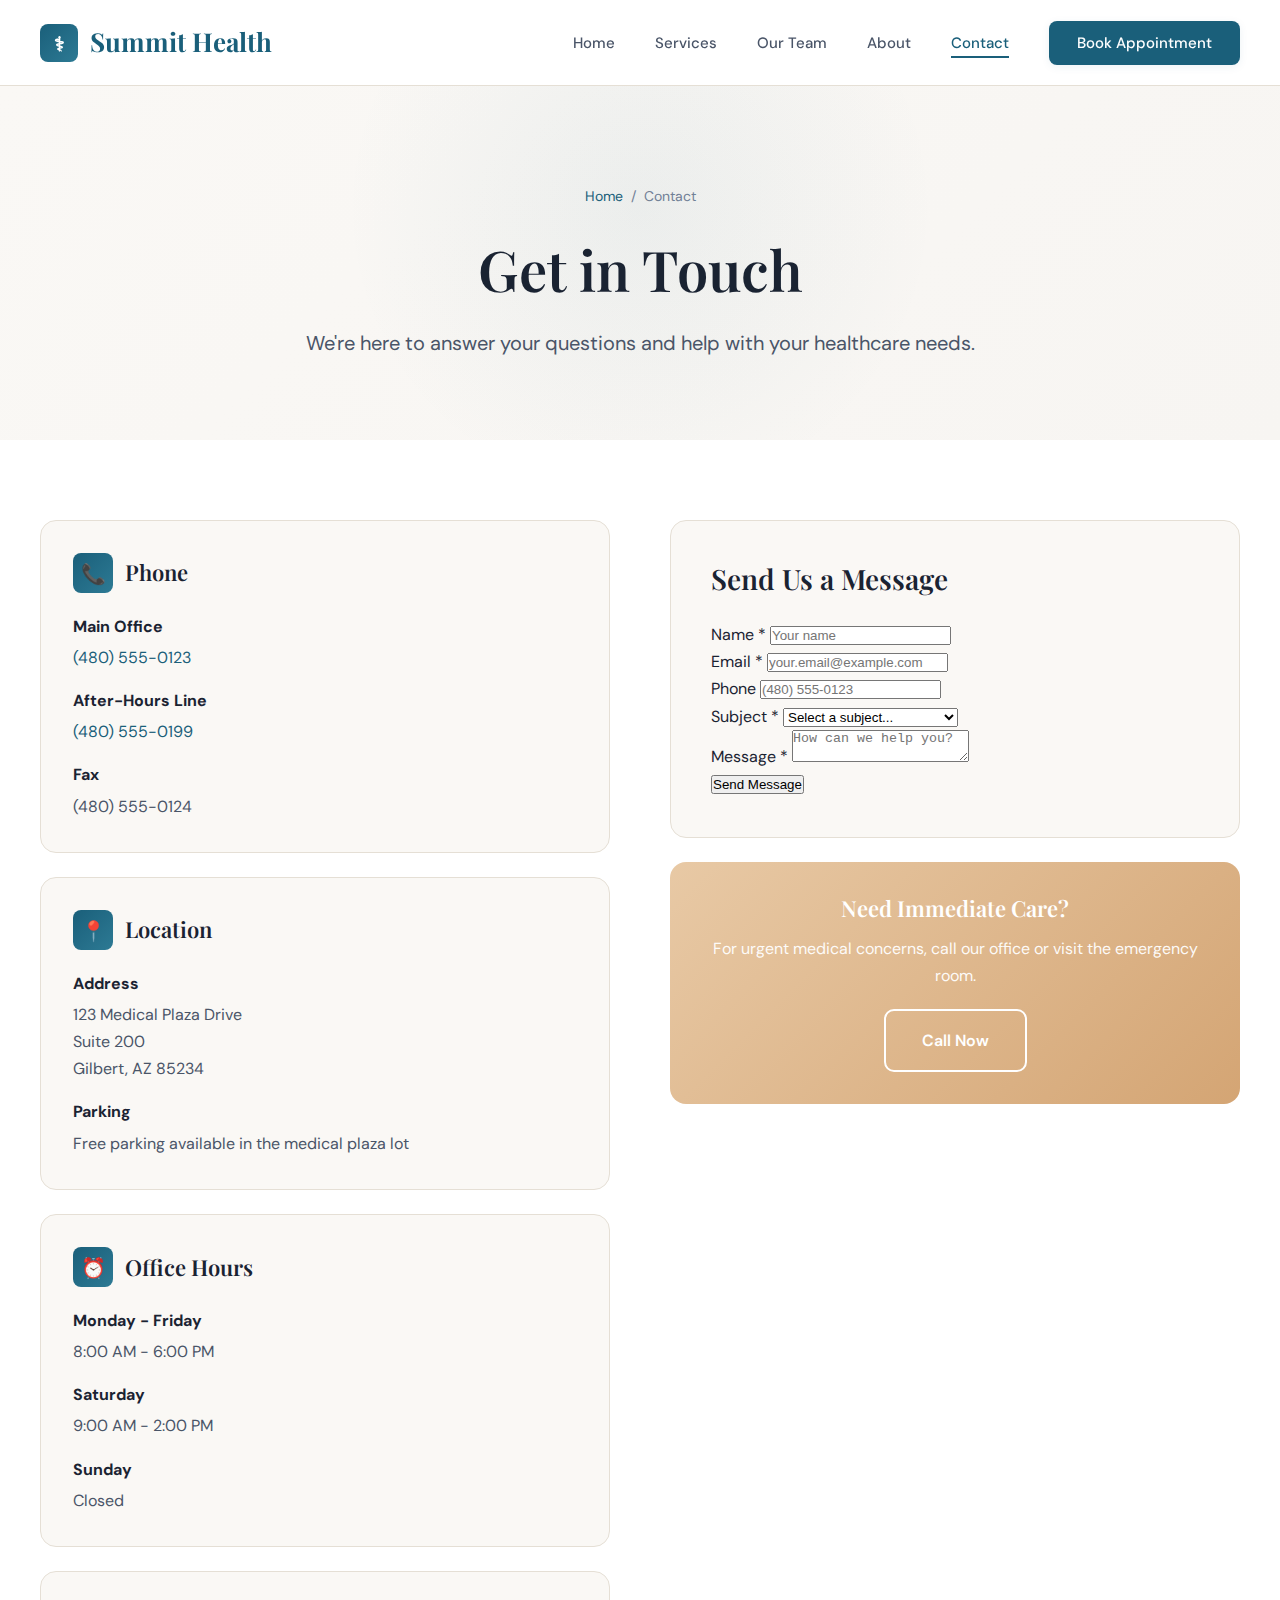
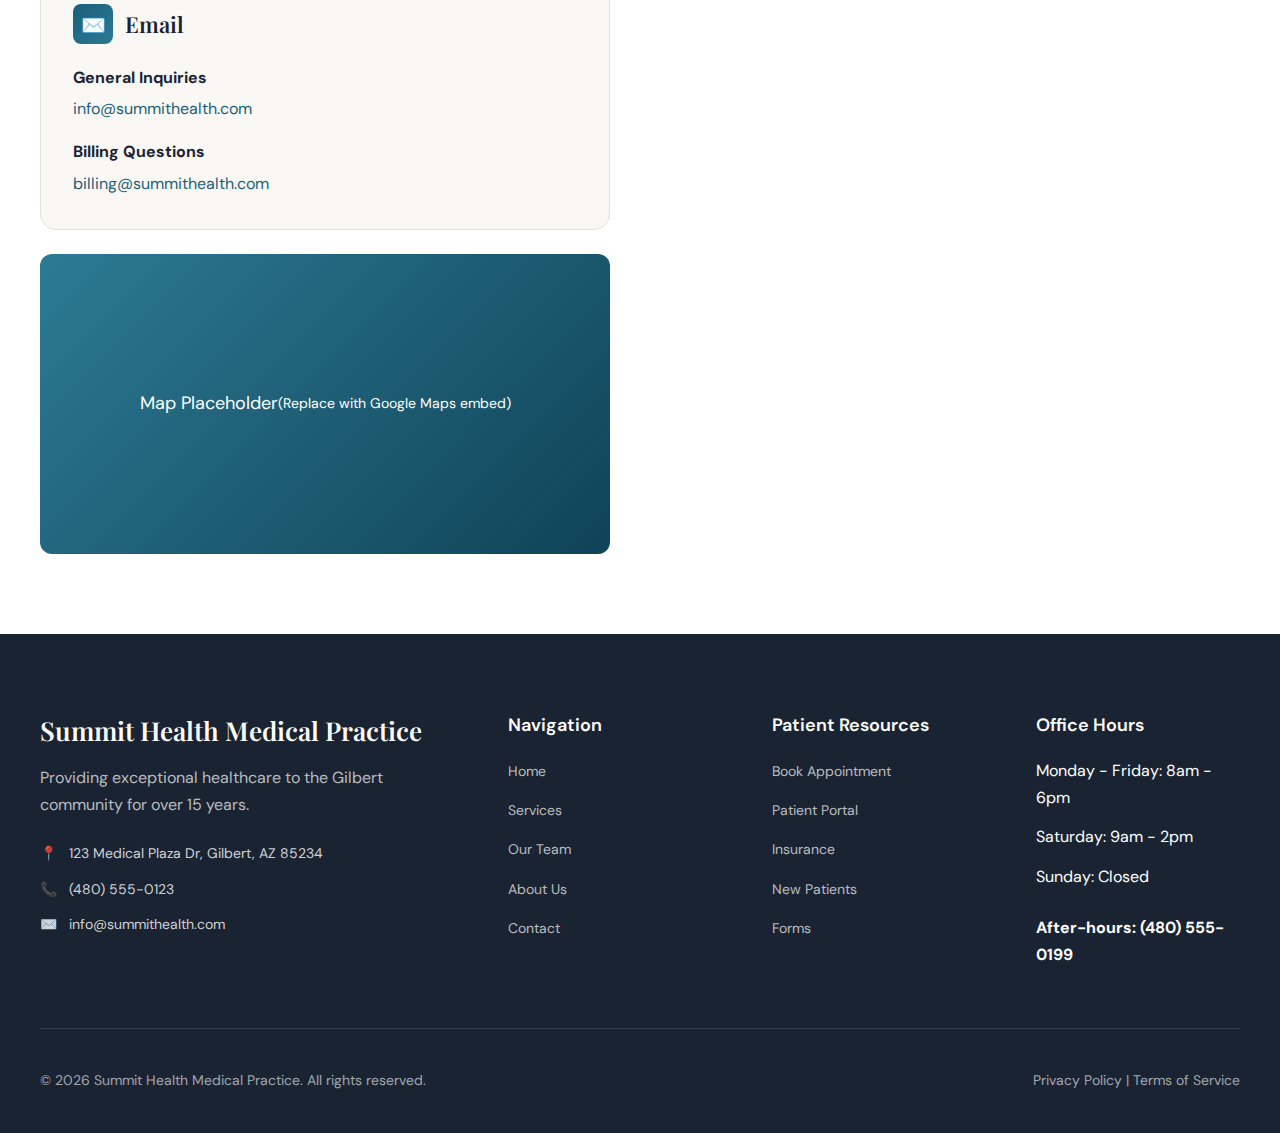
<file: contact.html>
<!DOCTYPE html>
<html lang="en">
<head>
    <meta charset="UTF-8">
    <meta name="viewport" content="width=device-width, initial-scale=1.0">
    <title>Contact Us | Summit Health Medical Practice</title>
    <meta name="description" content="Contact Summit Health Medical Practice in Gilbert, AZ. Call (480) 555-0123, visit us, or send a message. We're here to help with your healthcare needs.">
    <link rel="preconnect" href="https://fonts.googleapis.com">
    <link rel="preconnect" href="https://fonts.gstatic.com" crossorigin>
    <link href="https://fonts.googleapis.com/css2?family=Playfair+Display:wght@400;600;700&family=DM+Sans:wght@400;500;600&display=swap" rel="stylesheet">
    <link rel="stylesheet" href="styles.css">
    <style>
        .contact-section {
            padding: 80px 40px;
            background: white;
        }

        .contact-grid {
            max-width: 1200px;
            margin: 0 auto;
            display: grid;
            grid-template-columns: 1fr 1fr;
            gap: 60px;
        }

        .contact-info-card {
            background: var(--bg-cream);
            padding: 32px;
            border-radius: 16px;
            margin-bottom: 24px;
            border: 1px solid var(--border);
        }

        .contact-info-card h3 {
            font-size: 22px;
            margin-bottom: 20px;
            display: flex;
            align-items: center;
            gap: 12px;
        }

        .contact-info-card .icon {
            width: 40px;
            height: 40px;
            background: linear-gradient(135deg, var(--primary), var(--primary-light));
            border-radius: 8px;
            display: flex;
            align-items: center;
            justify-content: center;
            color: white;
            font-size: 20px;
        }

        .contact-detail {
            margin-bottom: 16px;
            color: var(--text-medium);
            line-height: 1.7;
        }

        .contact-detail:last-child {
            margin-bottom: 0;
        }

        .contact-detail strong {
            color: var(--text-dark);
            display: block;
            margin-bottom: 4px;
        }

        .map-placeholder {
            width: 100%;
            height: 300px;
            background: linear-gradient(135deg, var(--primary-light), var(--primary-dark));
            border-radius: 12px;
            display: flex;
            align-items: center;
            justify-content: center;
            color: white;
            font-size: 18px;
            margin-top: 24px;
        }

        .contact-form {
            background: var(--bg-cream);
            padding: 40px;
            border-radius: 16px;
            border: 1px solid var(--border);
        }

        .contact-form h2 {
            font-size: 28px;
            margin-bottom: 24px;
        }

        @media (max-width: 1024px) {
            .contact-grid {
                grid-template-columns: 1fr;
            }
        }
    </style>
</head>
<body>
    <header class="header" id="header">
        <nav class="nav-container">
            <a href="index.html" class="logo">
                <div class="logo-icon">⚕</div>
                Summit Health
            </a>
            <ul class="nav-menu">
                <li><a href="index.html">Home</a></li>
                <li><a href="services.html">Services</a></li>
                <li><a href="team.html">Our Team</a></li>
                <li><a href="about.html">About</a></li>
                <li><a href="contact.html" class="active">Contact</a></li>
                <li><a href="book-appointment.html" class="btn-appointment">Book Appointment</a></li>
            </ul>
        </nav>
    </header>

    <section class="page-hero">
        <div class="page-hero-content">
            <div class="breadcrumb">
                <a href="index.html">Home</a>
                <span>/</span>
                <span>Contact</span>
            </div>
            <h1>Get in Touch</h1>
            <p>We're here to answer your questions and help with your healthcare needs.</p>
        </div>
    </section>

    <section class="contact-section">
        <div class="contact-grid">
            <div>
                <div class="contact-info-card">
                    <h3>
                        <div class="icon">📞</div>
                        Phone
                    </h3>
                    <div class="contact-detail">
                        <strong>Main Office</strong>
                        <a href="tel:4805550123" style="color: var(--primary); text-decoration: none;">(480) 555-0123</a>
                    </div>
                    <div class="contact-detail">
                        <strong>After-Hours Line</strong>
                        <a href="tel:4805550199" style="color: var(--primary); text-decoration: none;">(480) 555-0199</a>
                    </div>
                    <div class="contact-detail">
                        <strong>Fax</strong>
                        (480) 555-0124
                    </div>
                </div>

                <div class="contact-info-card">
                    <h3>
                        <div class="icon">📍</div>
                        Location
                    </h3>
                    <div class="contact-detail">
                        <strong>Address</strong>
                        123 Medical Plaza Drive<br>
                        Suite 200<br>
                        Gilbert, AZ 85234
                    </div>
                    <div class="contact-detail">
                        <strong>Parking</strong>
                        Free parking available in the medical plaza lot
                    </div>
                </div>

                <div class="contact-info-card">
                    <h3>
                        <div class="icon">⏰</div>
                        Office Hours
                    </h3>
                    <div class="contact-detail">
                        <strong>Monday - Friday</strong>
                        8:00 AM - 6:00 PM
                    </div>
                    <div class="contact-detail">
                        <strong>Saturday</strong>
                        9:00 AM - 2:00 PM
                    </div>
                    <div class="contact-detail">
                        <strong>Sunday</strong>
                        Closed
                    </div>
                </div>

                <div class="contact-info-card">
                    <h3>
                        <div class="icon">✉️</div>
                        Email
                    </h3>
                    <div class="contact-detail">
                        <strong>General Inquiries</strong>
                        <a href="mailto:info@summithealth.com" style="color: var(--primary); text-decoration: none;">info@summithealth.com</a>
                    </div>
                    <div class="contact-detail">
                        <strong>Billing Questions</strong>
                        <a href="mailto:billing@summithealth.com" style="color: var(--primary); text-decoration: none;">billing@summithealth.com</a>
                    </div>
                </div>

                <div class="map-placeholder">
                    Map Placeholder<br>
                    <span style="font-size: 14px;">(Replace with Google Maps embed)</span>
                </div>
            </div>

            <div>
                <div class="contact-form">
                    <h2>Send Us a Message</h2>
                    <form id="contactForm">
                        <div class="form-group">
                            <label>Name *</label>
                            <input type="text" placeholder="Your name" required>
                        </div>

                        <div class="form-group">
                            <label>Email *</label>
                            <input type="email" placeholder="your.email@example.com" required>
                        </div>

                        <div class="form-group">
                            <label>Phone</label>
                            <input type="tel" placeholder="(480) 555-0123">
                        </div>

                        <div class="form-group">
                            <label>Subject *</label>
                            <select required>
                                <option value="">Select a subject...</option>
                                <option>Schedule an Appointment</option>
                                <option>General Question</option>
                                <option>Insurance Inquiry</option>
                                <option>Medical Records Request</option>
                                <option>Billing Question</option>
                                <option>Feedback</option>
                                <option>Other</option>
                            </select>
                        </div>

                        <div class="form-group">
                            <label>Message *</label>
                            <textarea placeholder="How can we help you?" required></textarea>
                        </div>

                        <button type="submit" class="btn-submit">Send Message</button>
                    </form>
                </div>

                <div style="background: linear-gradient(135deg, var(--accent-light), var(--accent)); padding: 32px; border-radius: 16px; margin-top: 24px; text-align: center; color: white;">
                    <h3 style="color: white; font-size: 22px; margin-bottom: 12px;">Need Immediate Care?</h3>
                    <p style="color: rgba(255,255,255,0.95); margin-bottom: 20px;">For urgent medical concerns, call our office or visit the emergency room.</p>
                    <a href="tel:4805550123" class="btn-secondary-white">Call Now</a>
                </div>
            </div>
        </div>
    </section>

    <footer class="footer">
        <div class="footer-container">
            <div class="footer-grid">
                <div class="footer-about">
                    <h3>Summit Health Medical Practice</h3>
                    <p>Providing exceptional healthcare to the Gilbert community for over 15 years.</p>
                    <div class="footer-contact">
                        <div class="footer-contact-item">
                            <span>📍</span>
                            <span>123 Medical Plaza Dr, Gilbert, AZ 85234</span>
                        </div>
                        <div class="footer-contact-item">
                            <span>📞</span>
                            <span>(480) 555-0123</span>
                        </div>
                        <div class="footer-contact-item">
                            <span>✉️</span>
                            <span>info@summithealth.com</span>
                        </div>
                    </div>
                </div>
                <div class="footer-section">
                    <h4>Navigation</h4>
                    <ul class="footer-links">
                        <li><a href="index.html">Home</a></li>
                        <li><a href="services.html">Services</a></li>
                        <li><a href="team.html">Our Team</a></li>
                        <li><a href="about.html">About Us</a></li>
                        <li><a href="contact.html">Contact</a></li>
                    </ul>
                </div>
                <div class="footer-section">
                    <h4>Patient Resources</h4>
                    <ul class="footer-links">
                        <li><a href="book-appointment.html">Book Appointment</a></li>
                        <li><a href="#">Patient Portal</a></li>
                        <li><a href="#">Insurance</a></li>
                        <li><a href="#">New Patients</a></li>
                        <li><a href="#">Forms</a></li>
                    </ul>
                </div>
                <div class="footer-section">
                    <h4>Office Hours</h4>
                    <ul class="footer-links">
                        <li>Monday - Friday: 8am - 6pm</li>
                        <li>Saturday: 9am - 2pm</li>
                        <li>Sunday: Closed</li>
                        <li style="margin-top: 12px;"><strong>After-hours: (480) 555-0199</strong></li>
                    </ul>
                </div>
            </div>
            <div class="footer-bottom">
                <div>© 2026 Summit Health Medical Practice. All rights reserved.</div>
                <div><a href="#">Privacy Policy</a> | <a href="#">Terms of Service</a></div>
            </div>
        </div>
    </footer>

    <script src="script.js"></script>
</body>
</html>
</file>
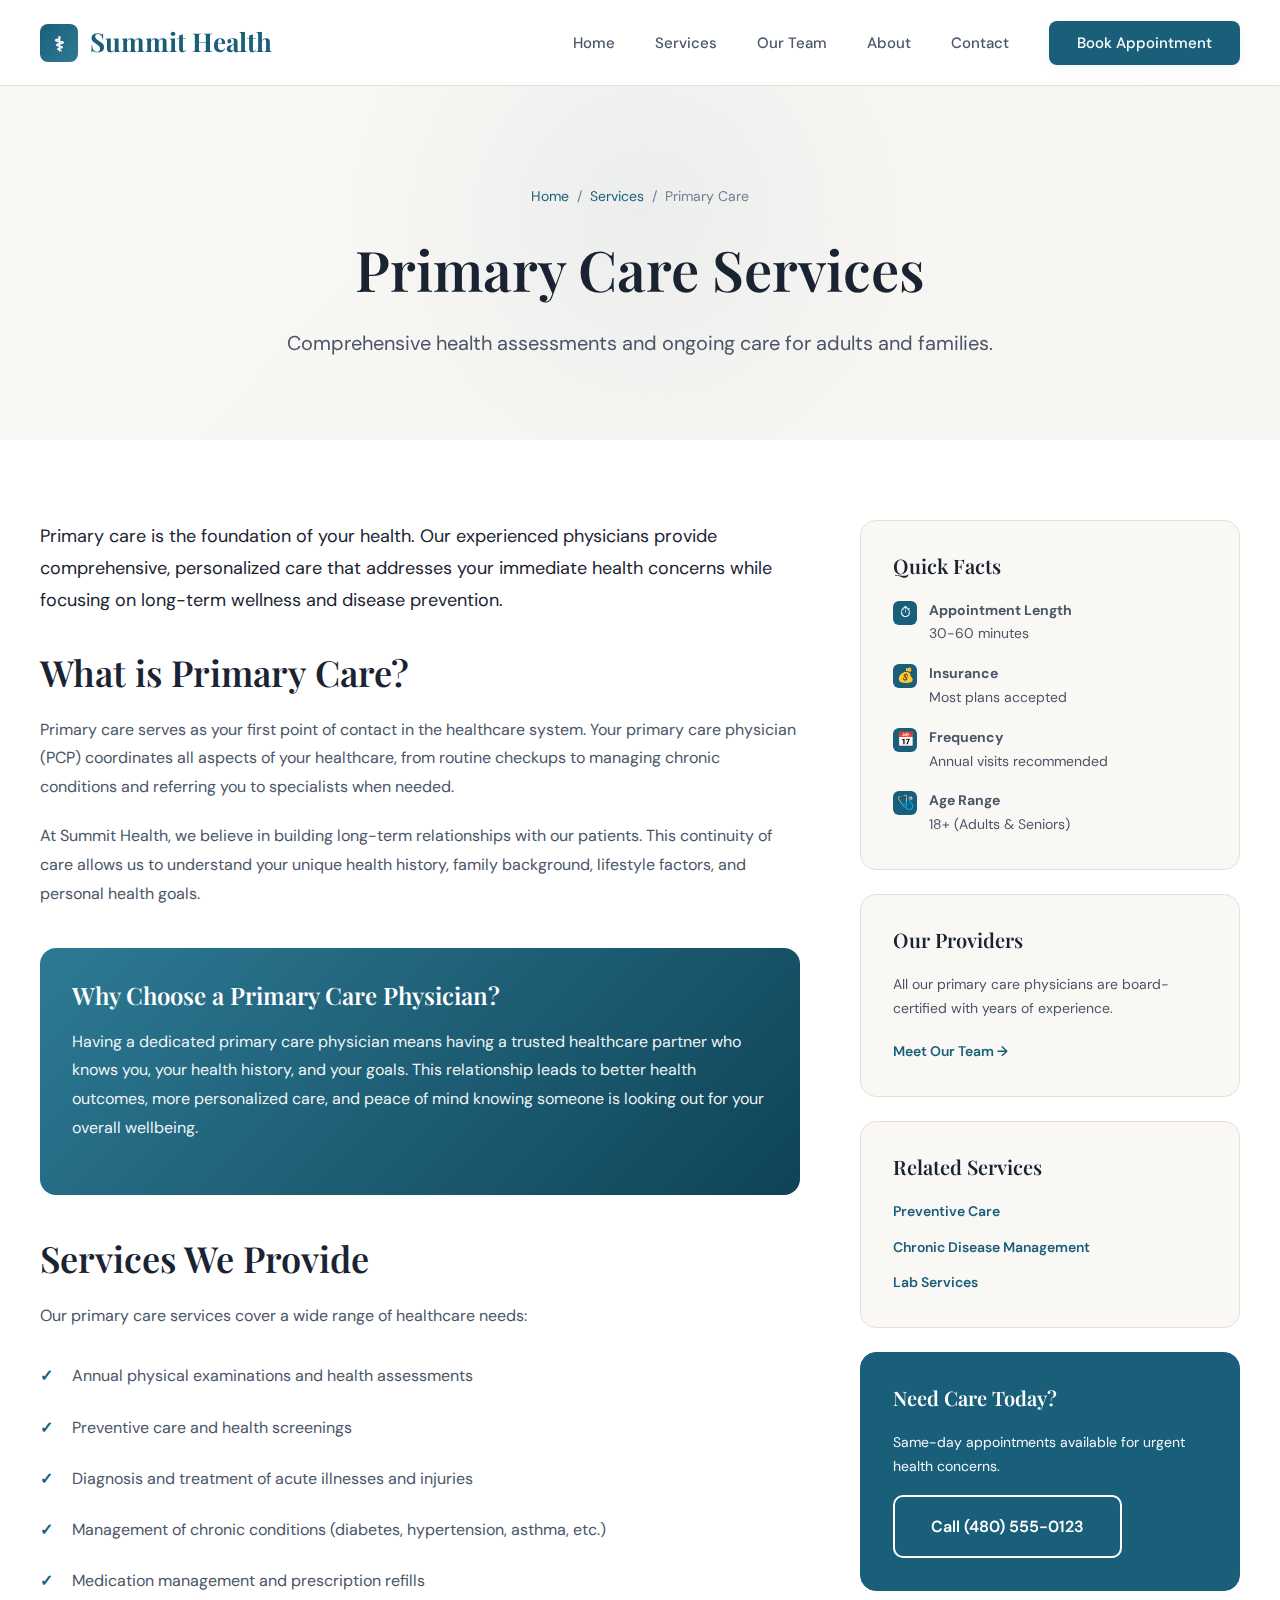
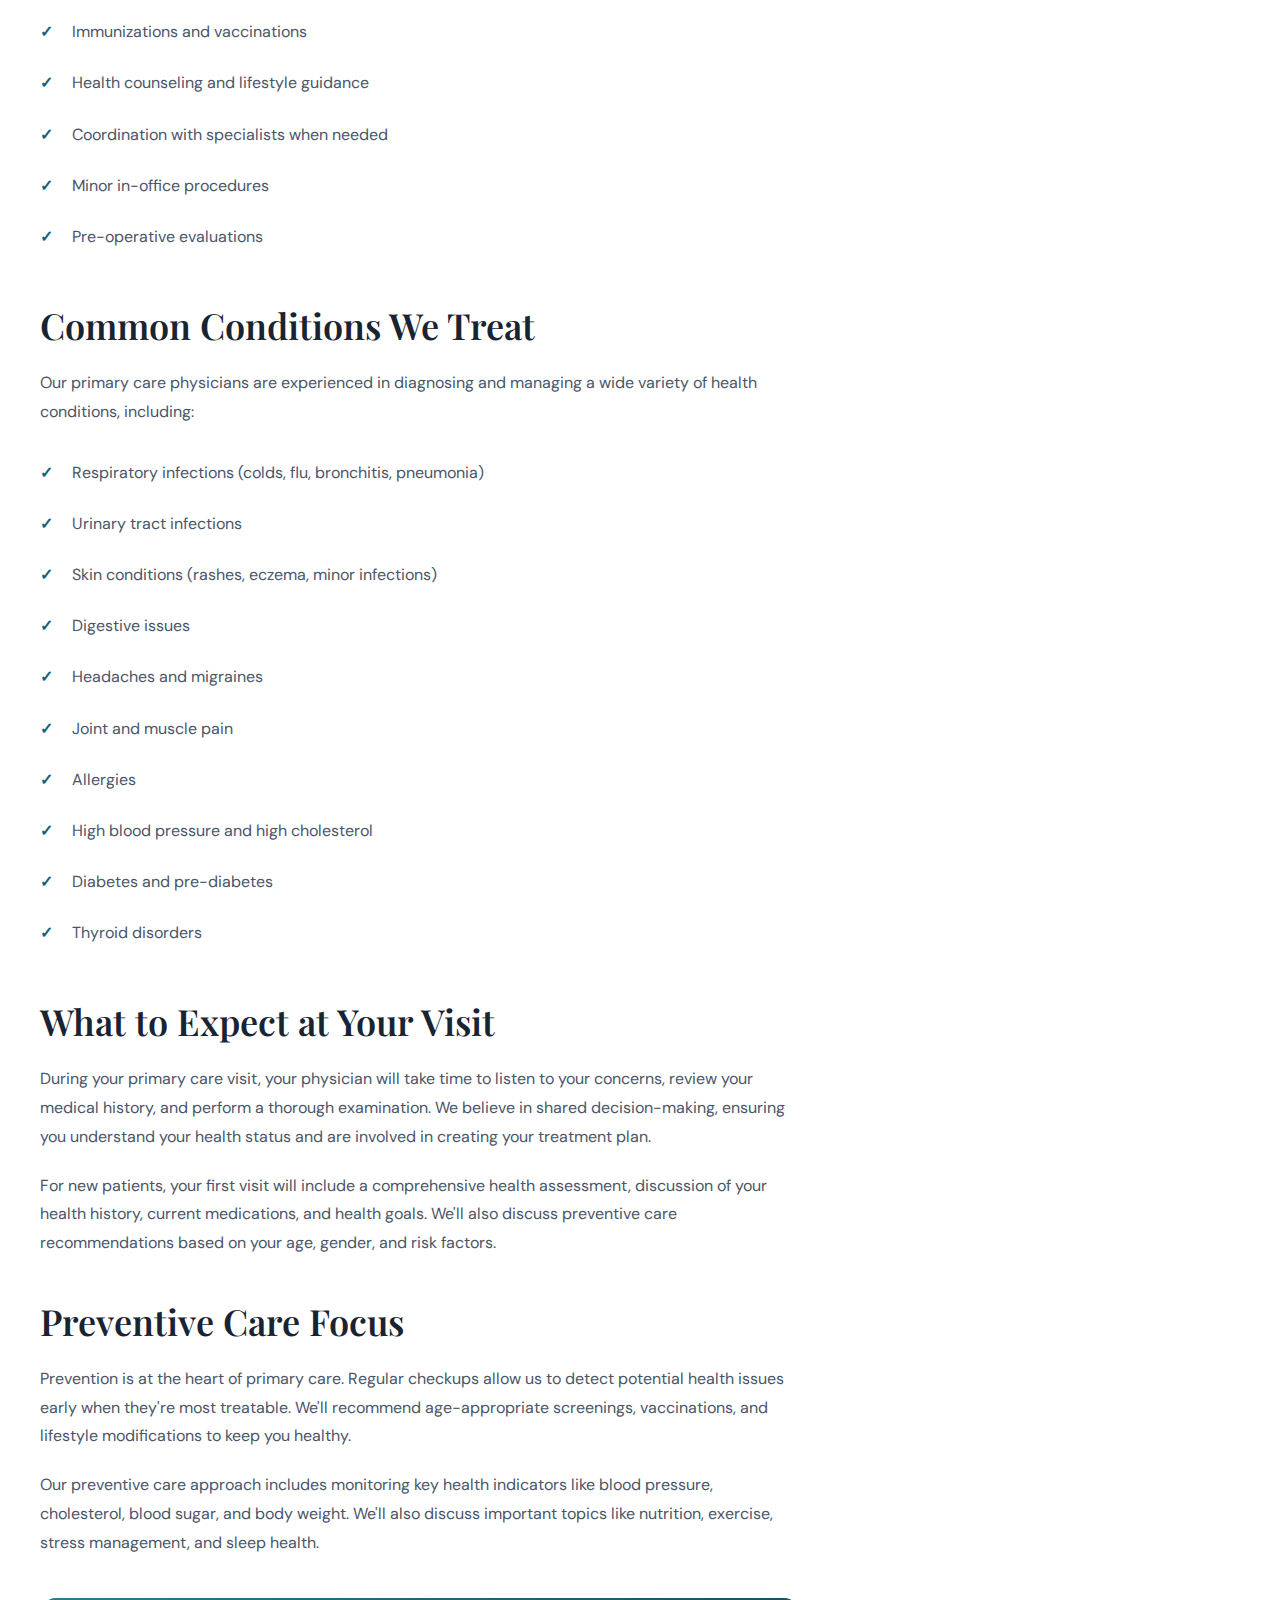
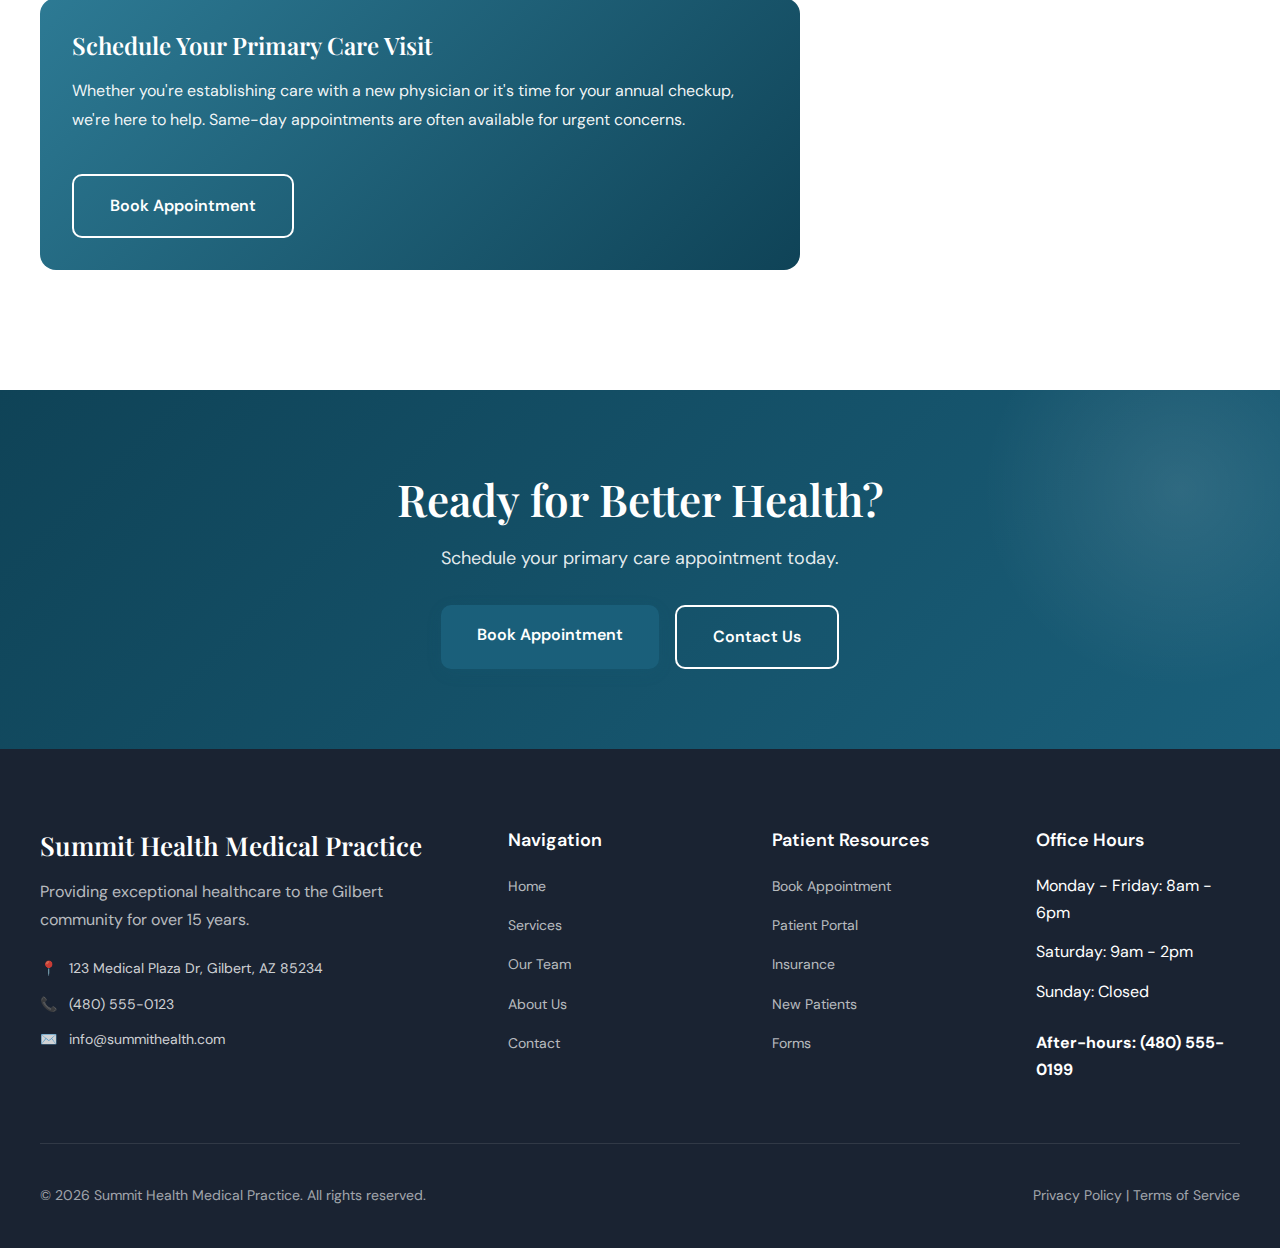
<file: service-primary-care.html>
<!DOCTYPE html>
<html lang="en">
<head>
    <meta charset="UTF-8">
    <meta name="viewport" content="width=device-width, initial-scale=1.0">
    <title>Primary Care Services | Summit Health Medical Practice</title>
    <meta name="description" content="Comprehensive primary care services in Gilbert, AZ. Health assessments, preventive care, chronic condition management, and ongoing health maintenance.">
    <link rel="preconnect" href="https://fonts.googleapis.com">
    <link rel="preconnect" href="https://fonts.gstatic.com" crossorigin>
    <link href="https://fonts.googleapis.com/css2?family=Playfair+Display:wght@400;600;700&family=DM+Sans:wght@400;500;600&display=swap" rel="stylesheet">
    <link rel="stylesheet" href="styles.css">
    <style>
        .service-detail {
            padding: 80px 40px;
            background: white;
        }

        .service-detail-grid {
            display: grid;
            grid-template-columns: 2fr 1fr;
            gap: 60px;
            max-width: 1400px;
            margin: 0 auto;
        }

        .service-content h2 {
            font-size: 36px;
            margin-bottom: 20px;
            margin-top: 40px;
        }

        .service-content h2:first-of-type {
            margin-top: 0;
        }

        .service-content p {
            color: var(--text-medium);
            margin-bottom: 20px;
            line-height: 1.8;
        }

        .service-content ul {
            list-style: none;
            margin-bottom: 30px;
        }

        .service-content ul li {
            padding: 12px 0 12px 32px;
            position: relative;
            color: var(--text-medium);
            line-height: 1.7;
        }

        .service-content ul li::before {
            content: '✓';
            position: absolute;
            left: 0;
            color: var(--primary);
            font-weight: 700;
        }

        .service-sidebar {
            position: sticky;
            top: 120px;
            height: fit-content;
        }

        .sidebar-card {
            background: var(--bg-cream);
            padding: 32px;
            border-radius: 16px;
            margin-bottom: 24px;
            border: 1px solid var(--border);
        }

        .sidebar-card h3 {
            font-size: 20px;
            margin-bottom: 20px;
        }

        .sidebar-info {
            display: flex;
            flex-direction: column;
            gap: 16px;
        }

        .info-item {
            display: flex;
            align-items: flex-start;
            gap: 12px;
            color: var(--text-medium);
            font-size: 14px;
        }

        .info-icon {
            width: 24px;
            height: 24px;
            background: var(--primary);
            border-radius: 6px;
            display: flex;
            align-items: center;
            justify-content: center;
            color: white;
            font-size: 14px;
            flex-shrink: 0;
            margin-top: 2px;
        }

        .highlight-box {
            background: linear-gradient(135deg, var(--primary-light), var(--primary-dark));
            color: white;
            padding: 32px;
            border-radius: 16px;
            margin: 40px 0;
        }

        .highlight-box h3 {
            color: white;
            font-size: 24px;
            margin-bottom: 16px;
        }

        .highlight-box p {
            color: rgba(255, 255, 255, 0.95);
        }

        @media (max-width: 1024px) {
            .service-detail-grid {
                grid-template-columns: 1fr;
            }

            .service-sidebar {
                position: static;
            }
        }
    </style>
</head>
<body>
    <!-- Header -->
    <header class="header" id="header">
        <nav class="nav-container">
            <a href="index.html" class="logo">
                <div class="logo-icon">⚕</div>
                Summit Health
            </a>
            <ul class="nav-menu">
                <li><a href="index.html">Home</a></li>
                <li><a href="services.html" class="active">Services</a></li>
                <li><a href="team.html">Our Team</a></li>
                <li><a href="about.html">About</a></li>
                <li><a href="contact.html">Contact</a></li>
                <li><a href="book-appointment.html" class="btn-appointment">Book Appointment</a></li>
            </ul>
        </nav>
    </header>

    <!-- Page Hero -->
    <section class="page-hero">
        <div class="page-hero-content">
            <div class="breadcrumb">
                <a href="index.html">Home</a>
                <span>/</span>
                <a href="services.html">Services</a>
                <span>/</span>
                <span>Primary Care</span>
            </div>
            <h1>Primary Care Services</h1>
            <p>Comprehensive health assessments and ongoing care for adults and families.</p>
        </div>
    </section>

    <!-- Service Detail -->
    <section class="service-detail">
        <div class="service-detail-grid">
            <div class="service-content">
                <p style="font-size: 18px; color: var(--text-dark); margin-bottom: 32px;">
                    Primary care is the foundation of your health. Our experienced physicians provide comprehensive, personalized care that addresses your immediate health concerns while focusing on long-term wellness and disease prevention.
                </p>

                <h2>What is Primary Care?</h2>
                <p>
                    Primary care serves as your first point of contact in the healthcare system. Your primary care physician (PCP) coordinates all aspects of your healthcare, from routine checkups to managing chronic conditions and referring you to specialists when needed.
                </p>
                <p>
                    At Summit Health, we believe in building long-term relationships with our patients. This continuity of care allows us to understand your unique health history, family background, lifestyle factors, and personal health goals.
                </p>

                <div class="highlight-box">
                    <h3>Why Choose a Primary Care Physician?</h3>
                    <p>
                        Having a dedicated primary care physician means having a trusted healthcare partner who knows you, your health history, and your goals. This relationship leads to better health outcomes, more personalized care, and peace of mind knowing someone is looking out for your overall wellbeing.
                    </p>
                </div>

                <h2>Services We Provide</h2>
                <p>Our primary care services cover a wide range of healthcare needs:</p>

                <ul>
                    <li>Annual physical examinations and health assessments</li>
                    <li>Preventive care and health screenings</li>
                    <li>Diagnosis and treatment of acute illnesses and injuries</li>
                    <li>Management of chronic conditions (diabetes, hypertension, asthma, etc.)</li>
                    <li>Medication management and prescription refills</li>
                    <li>Immunizations and vaccinations</li>
                    <li>Health counseling and lifestyle guidance</li>
                    <li>Coordination with specialists when needed</li>
                    <li>Minor in-office procedures</li>
                    <li>Pre-operative evaluations</li>
                </ul>

                <h2>Common Conditions We Treat</h2>
                <p>
                    Our primary care physicians are experienced in diagnosing and managing a wide variety of health conditions, including:
                </p>

                <ul>
                    <li>Respiratory infections (colds, flu, bronchitis, pneumonia)</li>
                    <li>Urinary tract infections</li>
                    <li>Skin conditions (rashes, eczema, minor infections)</li>
                    <li>Digestive issues</li>
                    <li>Headaches and migraines</li>
                    <li>Joint and muscle pain</li>
                    <li>Allergies</li>
                    <li>High blood pressure and high cholesterol</li>
                    <li>Diabetes and pre-diabetes</li>
                    <li>Thyroid disorders</li>
                </ul>

                <h2>What to Expect at Your Visit</h2>
                <p>
                    During your primary care visit, your physician will take time to listen to your concerns, review your medical history, and perform a thorough examination. We believe in shared decision-making, ensuring you understand your health status and are involved in creating your treatment plan.
                </p>
                <p>
                    For new patients, your first visit will include a comprehensive health assessment, discussion of your health history, current medications, and health goals. We'll also discuss preventive care recommendations based on your age, gender, and risk factors.
                </p>

                <h2>Preventive Care Focus</h2>
                <p>
                    Prevention is at the heart of primary care. Regular checkups allow us to detect potential health issues early when they're most treatable. We'll recommend age-appropriate screenings, vaccinations, and lifestyle modifications to keep you healthy.
                </p>
                <p>
                    Our preventive care approach includes monitoring key health indicators like blood pressure, cholesterol, blood sugar, and body weight. We'll also discuss important topics like nutrition, exercise, stress management, and sleep health.
                </p>

                <div class="highlight-box">
                    <h3>Schedule Your Primary Care Visit</h3>
                    <p>
                        Whether you're establishing care with a new physician or it's time for your annual checkup, we're here to help. Same-day appointments are often available for urgent concerns.
                    </p>
                    <a href="book-appointment.html" class="btn-secondary-white" style="margin-top: 20px;">Book Appointment</a>
                </div>
            </div>

            <div class="service-sidebar">
                <div class="sidebar-card">
                    <h3>Quick Facts</h3>
                    <div class="sidebar-info">
                        <div class="info-item">
                            <div class="info-icon">⏱</div>
                            <div>
                                <strong>Appointment Length</strong><br>
                                30-60 minutes
                            </div>
                        </div>
                        <div class="info-item">
                            <div class="info-icon">💰</div>
                            <div>
                                <strong>Insurance</strong><br>
                                Most plans accepted
                            </div>
                        </div>
                        <div class="info-item">
                            <div class="info-icon">📅</div>
                            <div>
                                <strong>Frequency</strong><br>
                                Annual visits recommended
                            </div>
                        </div>
                        <div class="info-item">
                            <div class="info-icon">🩺</div>
                            <div>
                                <strong>Age Range</strong><br>
                                18+ (Adults & Seniors)
                            </div>
                        </div>
                    </div>
                </div>

                <div class="sidebar-card">
                    <h3>Our Providers</h3>
                    <p style="color: var(--text-medium); font-size: 14px; margin-bottom: 16px;">
                        All our primary care physicians are board-certified with years of experience.
                    </p>
                    <a href="team.html" class="btn-text">Meet Our Team →</a>
                </div>

                <div class="sidebar-card">
                    <h3>Related Services</h3>
                    <div style="display: flex; flex-direction: column; gap: 12px;">
                        <a href="service-preventive-care.html" class="btn-text">Preventive Care</a>
                        <a href="service-chronic-disease.html" class="btn-text">Chronic Disease Management</a>
                        <a href="service-lab-services.html" class="btn-text">Lab Services</a>
                    </div>
                </div>

                <div class="sidebar-card" style="background: var(--primary); border-color: var(--primary);">
                    <h3 style="color: white;">Need Care Today?</h3>
                    <p style="color: rgba(255,255,255,0.95); font-size: 14px; margin-bottom: 16px;">
                        Same-day appointments available for urgent health concerns.
                    </p>
                    <a href="tel:4805550123" class="btn-secondary-white">Call (480) 555-0123</a>
                </div>
            </div>
        </div>
    </section>

    <!-- CTA -->
    <section class="cta-banner">
        <div class="container">
            <div class="cta-content">
                <h2>Ready for Better Health?</h2>
                <p>Schedule your primary care appointment today.</p>
                <div class="cta-buttons">
                    <a href="book-appointment.html" class="btn-primary">Book Appointment</a>
                    <a href="contact.html" class="btn-secondary-white">Contact Us</a>
                </div>
            </div>
        </div>
    </section>

    <!-- Footer -->
    <footer class="footer">
        <div class="footer-container">
            <div class="footer-grid">
                <div class="footer-about">
                    <h3>Summit Health Medical Practice</h3>
                    <p>Providing exceptional healthcare to the Gilbert community for over 15 years.</p>
                    <div class="footer-contact">
                        <div class="footer-contact-item">
                            <span>📍</span>
                            <span>123 Medical Plaza Dr, Gilbert, AZ 85234</span>
                        </div>
                        <div class="footer-contact-item">
                            <span>📞</span>
                            <span>(480) 555-0123</span>
                        </div>
                        <div class="footer-contact-item">
                            <span>✉️</span>
                            <span>info@summithealth.com</span>
                        </div>
                    </div>
                </div>

                <div class="footer-section">
                    <h4>Navigation</h4>
                    <ul class="footer-links">
                        <li><a href="index.html">Home</a></li>
                        <li><a href="services.html">Services</a></li>
                        <li><a href="team.html">Our Team</a></li>
                        <li><a href="about.html">About Us</a></li>
                        <li><a href="contact.html">Contact</a></li>
                    </ul>
                </div>

                <div class="footer-section">
                    <h4>Patient Resources</h4>
                    <ul class="footer-links">
                        <li><a href="book-appointment.html">Book Appointment</a></li>
                        <li><a href="#">Patient Portal</a></li>
                        <li><a href="#">Insurance</a></li>
                        <li><a href="#">New Patients</a></li>
                        <li><a href="#">Forms</a></li>
                    </ul>
                </div>

                <div class="footer-section">
                    <h4>Office Hours</h4>
                    <ul class="footer-links">
                        <li>Monday - Friday: 8am - 6pm</li>
                        <li>Saturday: 9am - 2pm</li>
                        <li>Sunday: Closed</li>
                        <li style="margin-top: 12px;"><strong>After-hours: (480) 555-0199</strong></li>
                    </ul>
                </div>
            </div>

            <div class="footer-bottom">
                <div>© 2026 Summit Health Medical Practice. All rights reserved.</div>
                <div><a href="#">Privacy Policy</a> | <a href="#">Terms of Service</a></div>
            </div>
        </div>
    </footer>

    <script src="script.js"></script>
</body>
</html>
</file>
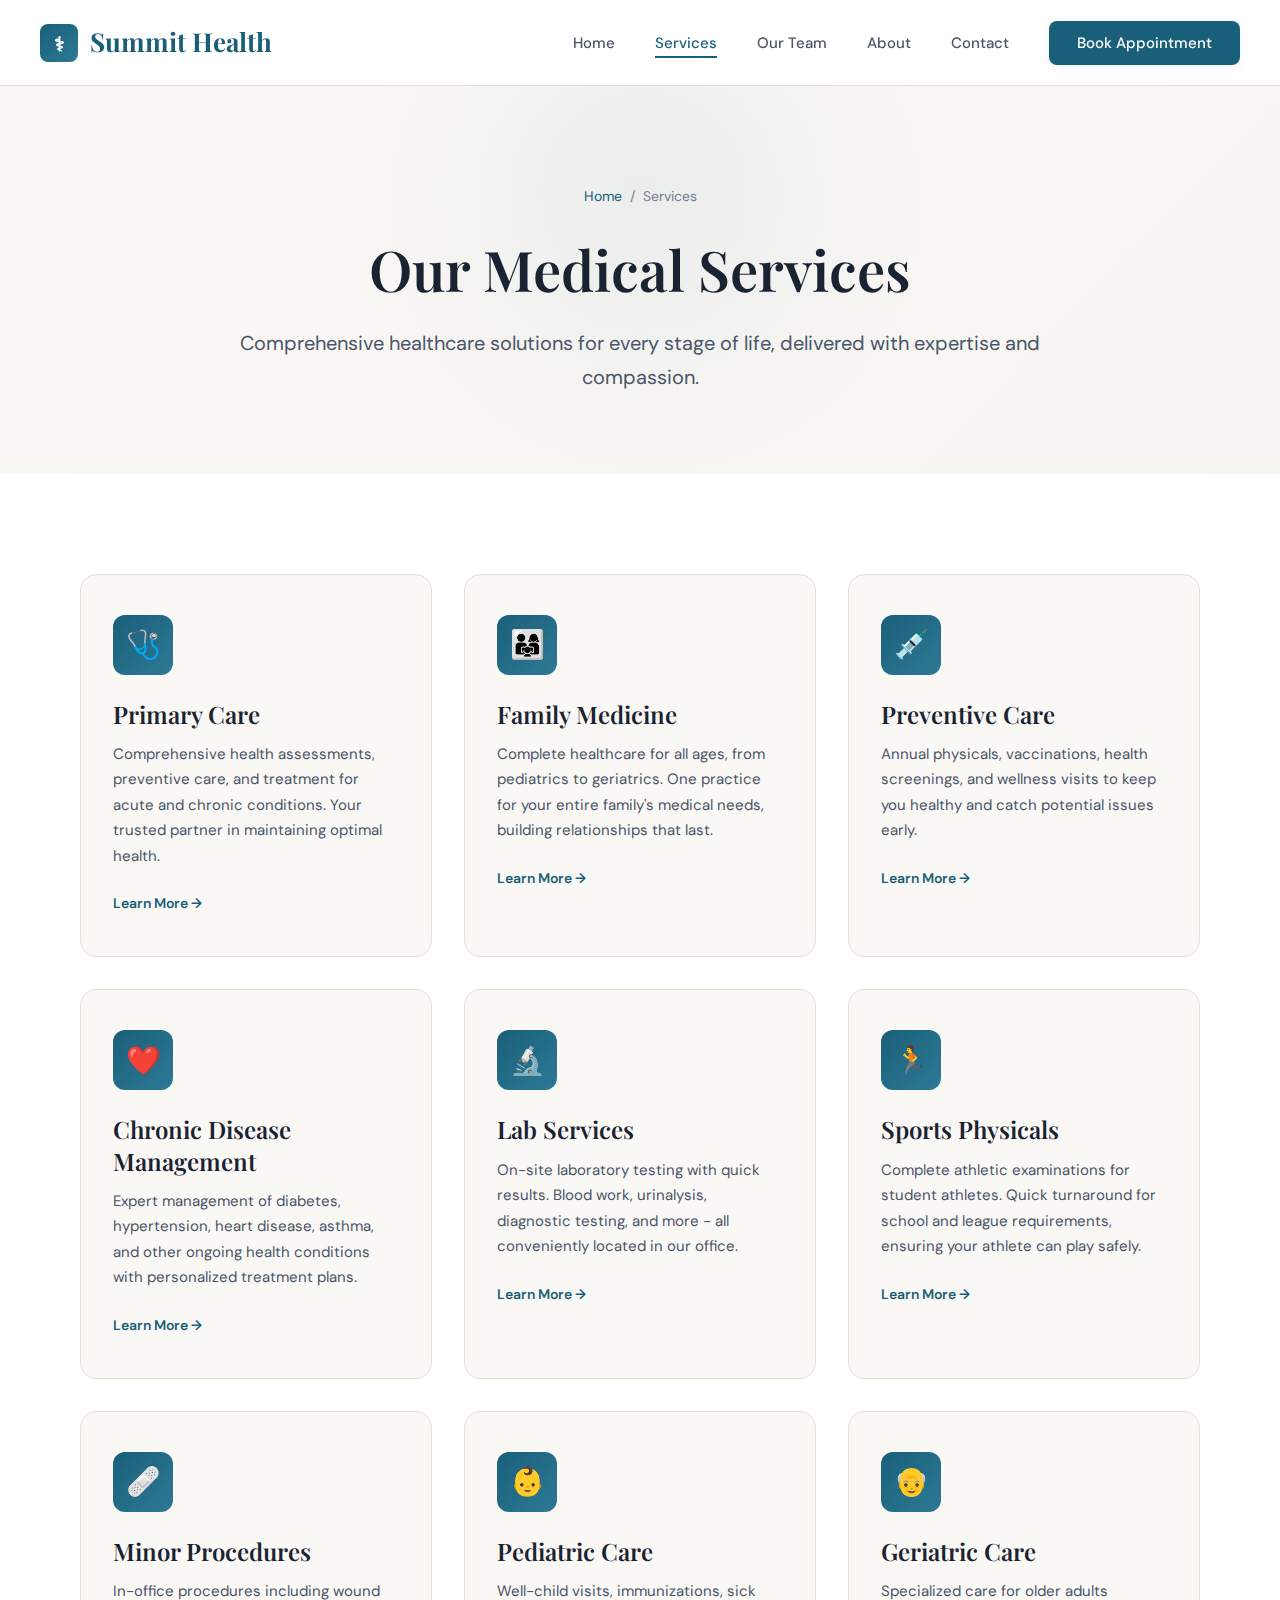
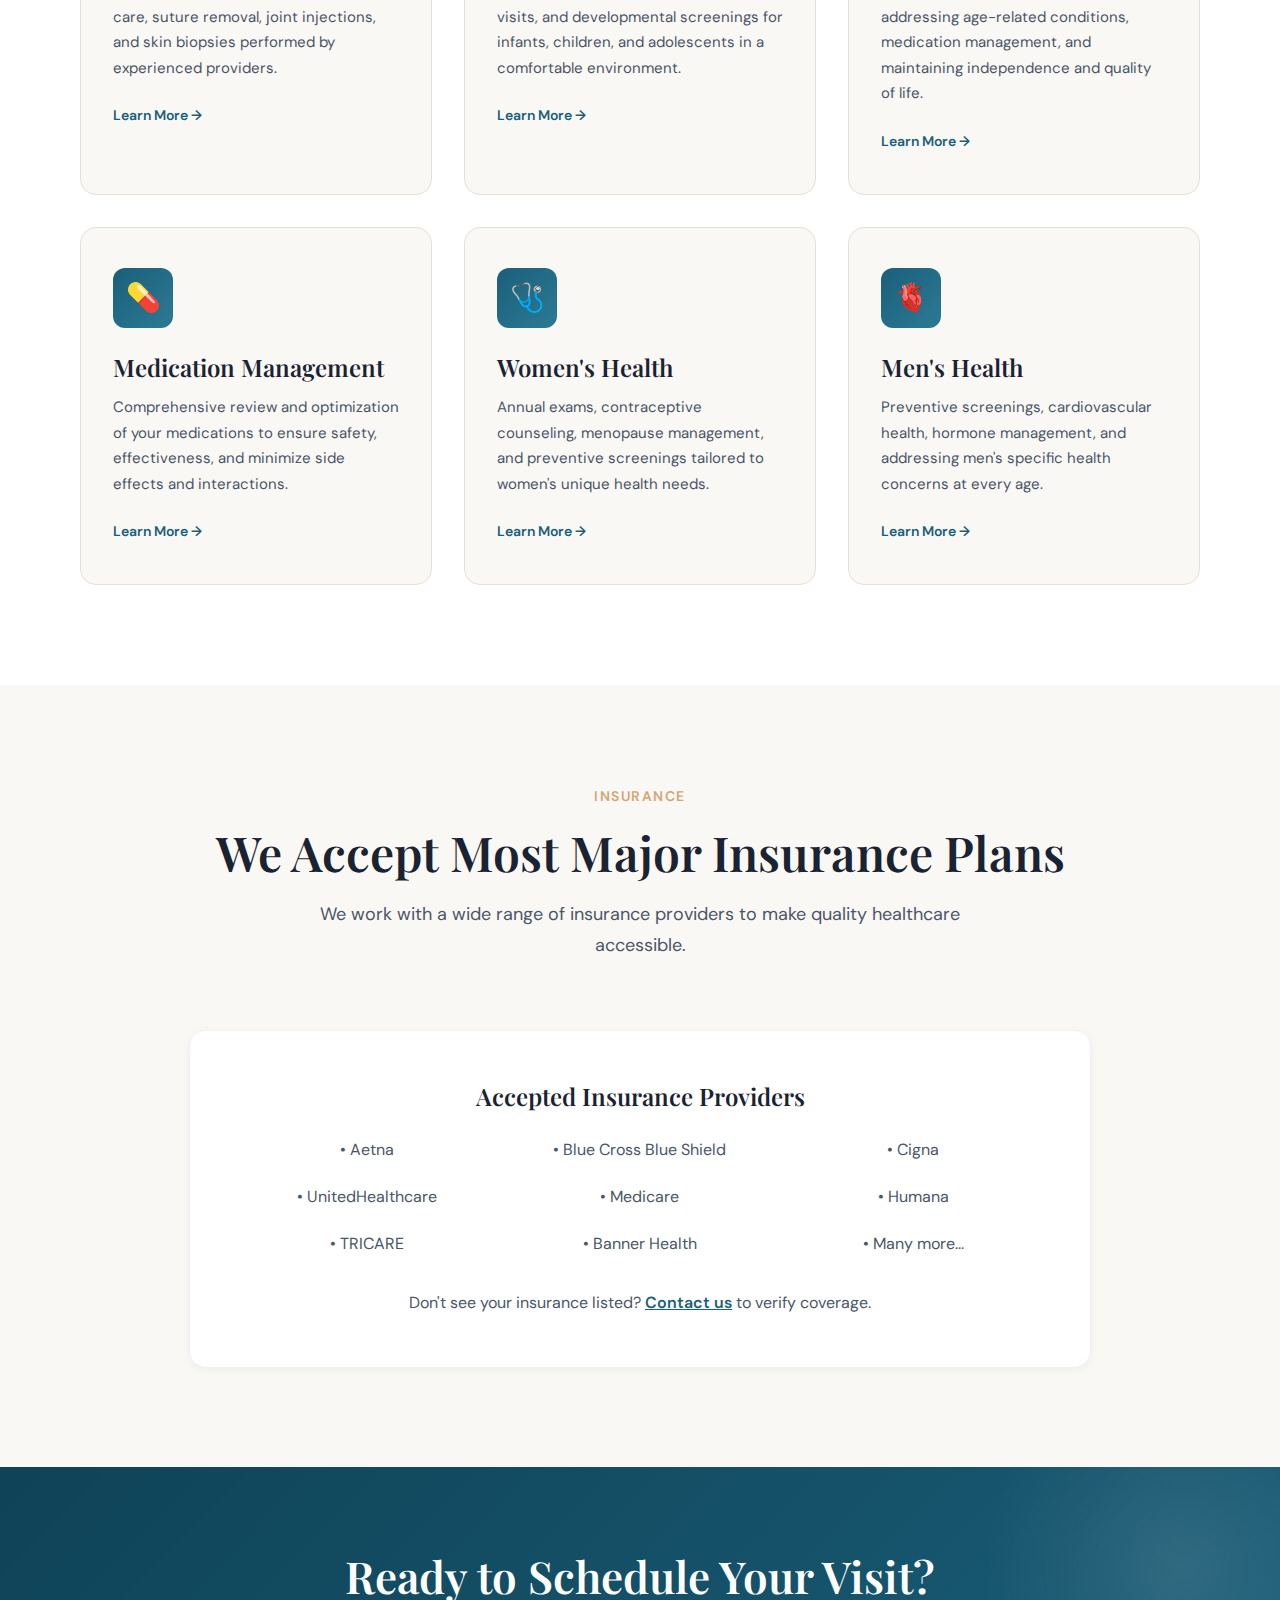
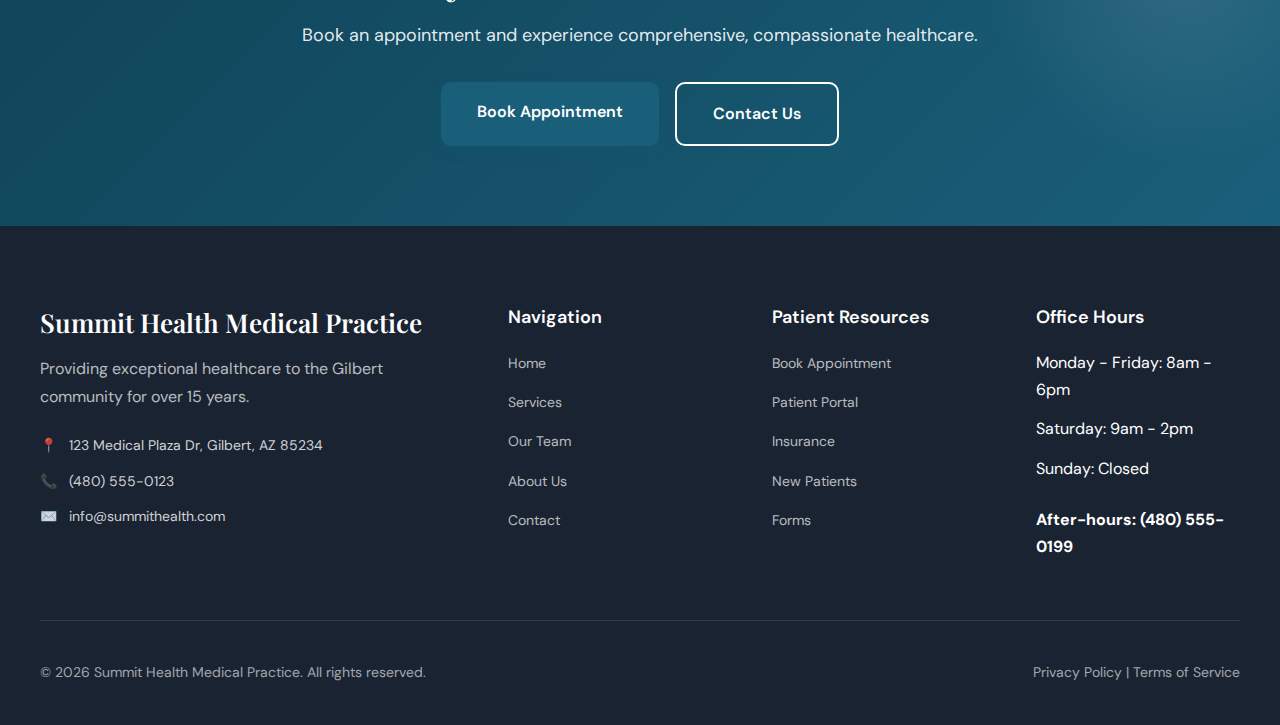
<file: services.html>
<!DOCTYPE html>
<html lang="en">
<head>
    <meta charset="UTF-8">
    <meta name="viewport" content="width=device-width, initial-scale=1.0">
    <title>Our Services | Summit Health Medical Practice</title>
    <meta name="description" content="Comprehensive medical services including primary care, family medicine, preventive care, chronic disease management, lab services, and sports physicals in Gilbert, AZ.">
    <link rel="preconnect" href="https://fonts.googleapis.com">
    <link rel="preconnect" href="https://fonts.gstatic.com" crossorigin>
    <link href="https://fonts.googleapis.com/css2?family=Playfair+Display:wght@400;600;700&family=DM+Sans:wght@400;500;600&display=swap" rel="stylesheet">
    <link rel="stylesheet" href="styles.css">
</head>
<body>
    <!-- Header -->
    <header class="header" id="header">
        <nav class="nav-container">
            <a href="index.html" class="logo">
                <div class="logo-icon">⚕</div>
                Summit Health
            </a>
            <ul class="nav-menu">
                <li><a href="index.html">Home</a></li>
                <li><a href="services.html" class="active">Services</a></li>
                <li><a href="team.html">Our Team</a></li>
                <li><a href="about.html">About</a></li>
                <li><a href="contact.html">Contact</a></li>
                <li><a href="book-appointment.html" class="btn-appointment">Book Appointment</a></li>
            </ul>
        </nav>
    </header>

    <!-- Page Hero -->
    <section class="page-hero">
        <div class="page-hero-content">
            <div class="breadcrumb">
                <a href="index.html">Home</a>
                <span>/</span>
                <span>Services</span>
            </div>
            <h1>Our Medical Services</h1>
            <p>Comprehensive healthcare solutions for every stage of life, delivered with expertise and compassion.</p>
        </div>
    </section>

    <!-- All Services -->
    <section style="padding: 100px 40px; background: white;">
        <div class="container">
            <div class="services-grid">
                <div class="service-card">
                    <div class="service-icon">🩺</div>
                    <h3>Primary Care</h3>
                    <p>Comprehensive health assessments, preventive care, and treatment for acute and chronic conditions. Your trusted partner in maintaining optimal health.</p>
                    <a href="service-primary-care.html" class="service-link">Learn More →</a>
                </div>

                <div class="service-card">
                    <div class="service-icon">👨‍👩‍👧</div>
                    <h3>Family Medicine</h3>
                    <p>Complete healthcare for all ages, from pediatrics to geriatrics. One practice for your entire family's medical needs, building relationships that last.</p>
                    <a href="service-family-medicine.html" class="service-link">Learn More →</a>
                </div>

                <div class="service-card">
                    <div class="service-icon">💉</div>
                    <h3>Preventive Care</h3>
                    <p>Annual physicals, vaccinations, health screenings, and wellness visits to keep you healthy and catch potential issues early.</p>
                    <a href="service-preventive-care.html" class="service-link">Learn More →</a>
                </div>

                <div class="service-card">
                    <div class="service-icon">❤️</div>
                    <h3>Chronic Disease Management</h3>
                    <p>Expert management of diabetes, hypertension, heart disease, asthma, and other ongoing health conditions with personalized treatment plans.</p>
                    <a href="service-chronic-disease.html" class="service-link">Learn More →</a>
                </div>

                <div class="service-card">
                    <div class="service-icon">🔬</div>
                    <h3>Lab Services</h3>
                    <p>On-site laboratory testing with quick results. Blood work, urinalysis, diagnostic testing, and more - all conveniently located in our office.</p>
                    <a href="service-lab-services.html" class="service-link">Learn More →</a>
                </div>

                <div class="service-card">
                    <div class="service-icon">🏃</div>
                    <h3>Sports Physicals</h3>
                    <p>Complete athletic examinations for student athletes. Quick turnaround for school and league requirements, ensuring your athlete can play safely.</p>
                    <a href="service-sports-physicals.html" class="service-link">Learn More →</a>
                </div>

                <div class="service-card">
                    <div class="service-icon">🩹</div>
                    <h3>Minor Procedures</h3>
                    <p>In-office procedures including wound care, suture removal, joint injections, and skin biopsies performed by experienced providers.</p>
                    <a href="#" class="service-link">Learn More →</a>
                </div>

                <div class="service-card">
                    <div class="service-icon">👶</div>
                    <h3>Pediatric Care</h3>
                    <p>Well-child visits, immunizations, sick visits, and developmental screenings for infants, children, and adolescents in a comfortable environment.</p>
                    <a href="#" class="service-link">Learn More →</a>
                </div>

                <div class="service-card">
                    <div class="service-icon">👴</div>
                    <h3>Geriatric Care</h3>
                    <p>Specialized care for older adults addressing age-related conditions, medication management, and maintaining independence and quality of life.</p>
                    <a href="#" class="service-link">Learn More →</a>
                </div>

                <div class="service-card">
                    <div class="service-icon">💊</div>
                    <h3>Medication Management</h3>
                    <p>Comprehensive review and optimization of your medications to ensure safety, effectiveness, and minimize side effects and interactions.</p>
                    <a href="#" class="service-link">Learn More →</a>
                </div>

                <div class="service-card">
                    <div class="service-icon">🩺</div>
                    <h3>Women's Health</h3>
                    <p>Annual exams, contraceptive counseling, menopause management, and preventive screenings tailored to women's unique health needs.</p>
                    <a href="#" class="service-link">Learn More →</a>
                </div>

                <div class="service-card">
                    <div class="service-icon">🫀</div>
                    <h3>Men's Health</h3>
                    <p>Preventive screenings, cardiovascular health, hormone management, and addressing men's specific health concerns at every age.</p>
                    <a href="#" class="service-link">Learn More →</a>
                </div>
            </div>
        </div>
    </section>

    <!-- Insurance Section -->
    <section style="padding: 100px 40px; background: var(--bg-cream);">
        <div class="container">
            <div class="section-header">
                <div class="section-tag">Insurance</div>
                <h2 class="section-title">We Accept Most Major Insurance Plans</h2>
                <p class="section-subtitle">We work with a wide range of insurance providers to make quality healthcare accessible.</p>
            </div>

            <div style="max-width: 900px; margin: 0 auto;">
                <div style="background: white; padding: 50px; border-radius: 16px; box-shadow: var(--shadow-sm);">
                    <h3 style="font-size: 24px; margin-bottom: 24px; text-align: center;">Accepted Insurance Providers</h3>
                    <div style="display: grid; grid-template-columns: repeat(3, 1fr); gap: 20px; text-align: center; color: var(--text-medium);">
                        <div>• Aetna</div>
                        <div>• Blue Cross Blue Shield</div>
                        <div>• Cigna</div>
                        <div>• UnitedHealthcare</div>
                        <div>• Medicare</div>
                        <div>• Humana</div>
                        <div>• TRICARE</div>
                        <div>• Banner Health</div>
                        <div>• Many more...</div>
                    </div>
                    <p style="text-align: center; margin-top: 32px; color: var(--text-medium);">
                        Don't see your insurance listed? <a href="contact.html" style="color: var(--primary); font-weight: 600;">Contact us</a> to verify coverage.
                    </p>
                </div>
            </div>
        </div>
    </section>

    <!-- CTA -->
    <section class="cta-banner">
        <div class="container">
            <div class="cta-content">
                <h2>Ready to Schedule Your Visit?</h2>
                <p>Book an appointment and experience comprehensive, compassionate healthcare.</p>
                <div class="cta-buttons">
                    <a href="book-appointment.html" class="btn-primary">Book Appointment</a>
                    <a href="contact.html" class="btn-secondary-white">Contact Us</a>
                </div>
            </div>
        </div>
    </section>

    <!-- Footer -->
    <footer class="footer">
        <div class="footer-container">
            <div class="footer-grid">
                <div class="footer-about">
                    <h3>Summit Health Medical Practice</h3>
                    <p>Providing exceptional healthcare to the Gilbert community for over 15 years.</p>
                    <div class="footer-contact">
                        <div class="footer-contact-item">
                            <span>📍</span>
                            <span>123 Medical Plaza Dr, Gilbert, AZ 85234</span>
                        </div>
                        <div class="footer-contact-item">
                            <span>📞</span>
                            <span>(480) 555-0123</span>
                        </div>
                        <div class="footer-contact-item">
                            <span>✉️</span>
                            <span>info@summithealth.com</span>
                        </div>
                    </div>
                </div>

                <div class="footer-section">
                    <h4>Navigation</h4>
                    <ul class="footer-links">
                        <li><a href="index.html">Home</a></li>
                        <li><a href="services.html">Services</a></li>
                        <li><a href="team.html">Our Team</a></li>
                        <li><a href="about.html">About Us</a></li>
                        <li><a href="contact.html">Contact</a></li>
                    </ul>
                </div>

                <div class="footer-section">
                    <h4>Patient Resources</h4>
                    <ul class="footer-links">
                        <li><a href="book-appointment.html">Book Appointment</a></li>
                        <li><a href="#">Patient Portal</a></li>
                        <li><a href="#">Insurance</a></li>
                        <li><a href="#">New Patients</a></li>
                        <li><a href="#">Forms</a></li>
                    </ul>
                </div>

                <div class="footer-section">
                    <h4>Office Hours</h4>
                    <ul class="footer-links">
                        <li>Monday - Friday: 8am - 6pm</li>
                        <li>Saturday: 9am - 2pm</li>
                        <li>Sunday: Closed</li>
                        <li style="margin-top: 12px;"><strong>After-hours: (480) 555-0199</strong></li>
                    </ul>
                </div>
            </div>

            <div class="footer-bottom">
                <div>© 2026 Summit Health Medical Practice. All rights reserved.</div>
                <div><a href="#">Privacy Policy</a> | <a href="#">Terms of Service</a></div>
            </div>
        </div>
    </footer>

    <script src="script.js"></script>
</body>
</html>
</file>
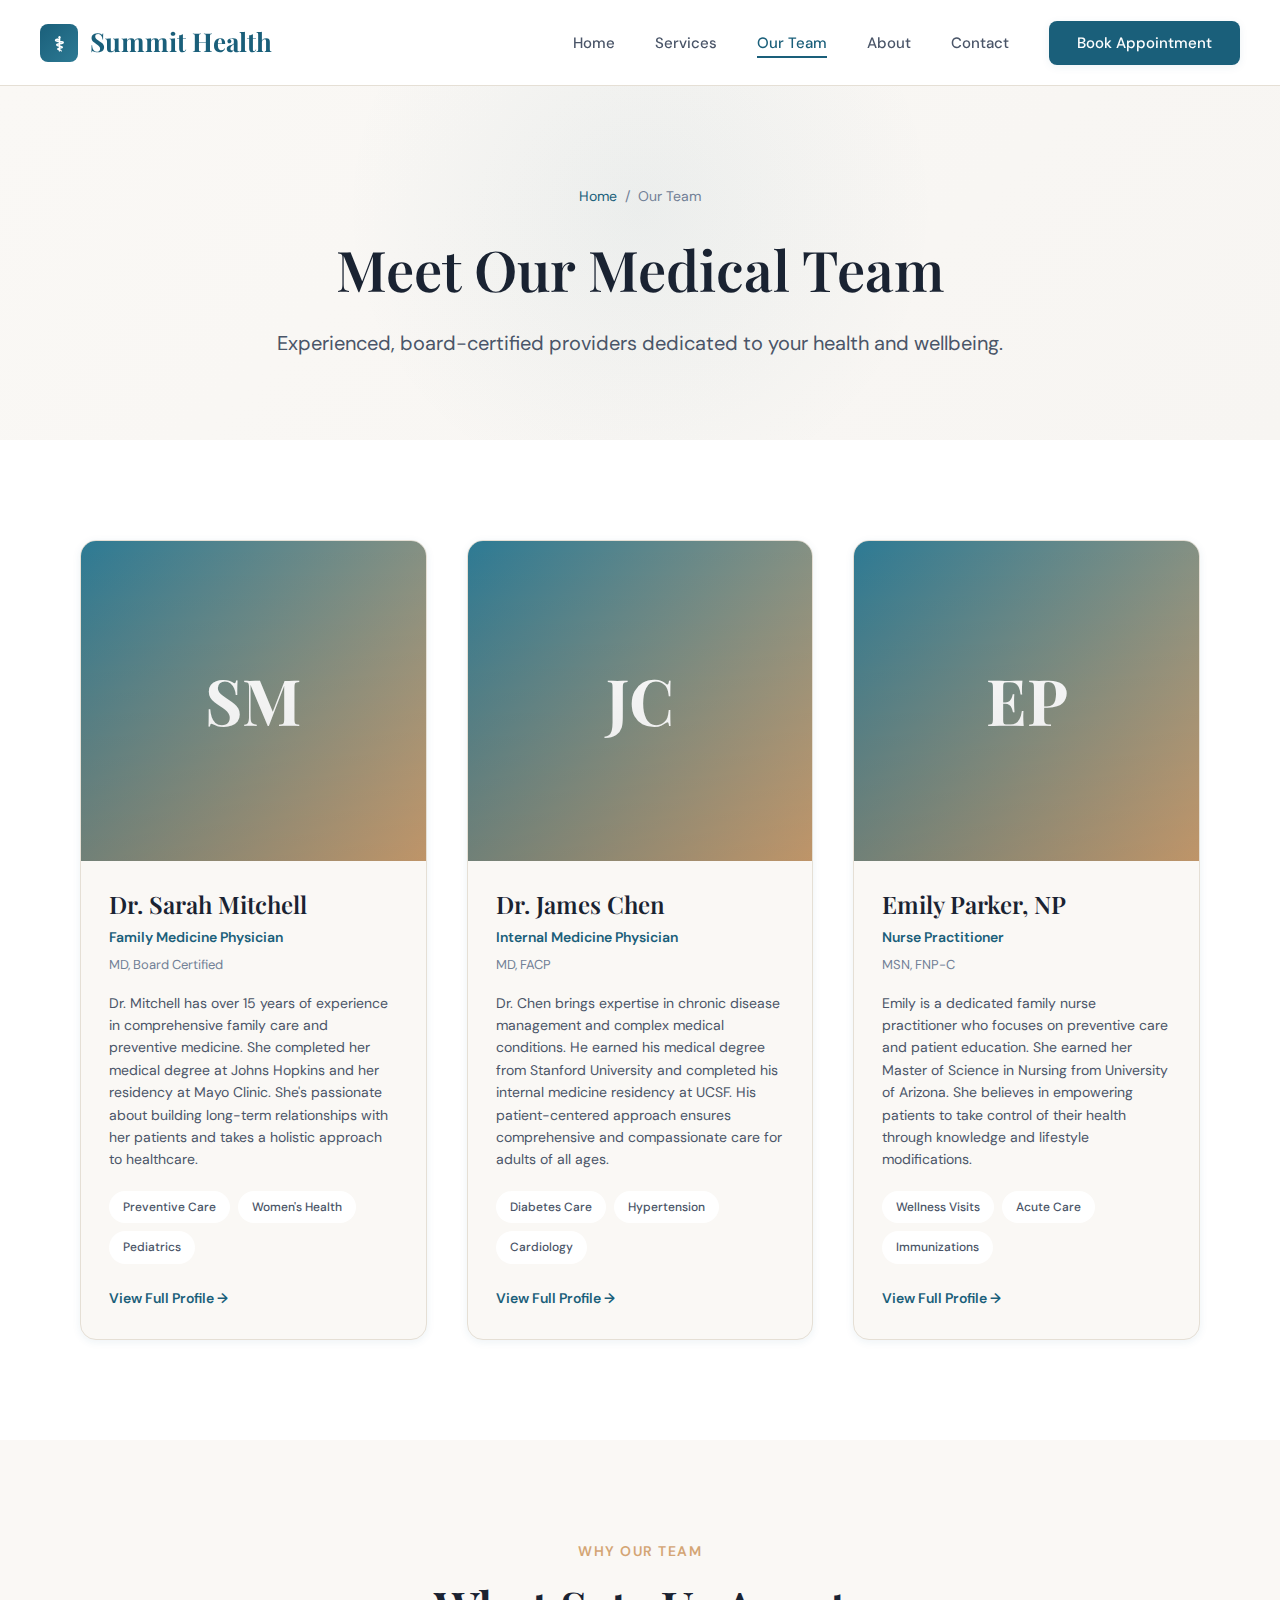
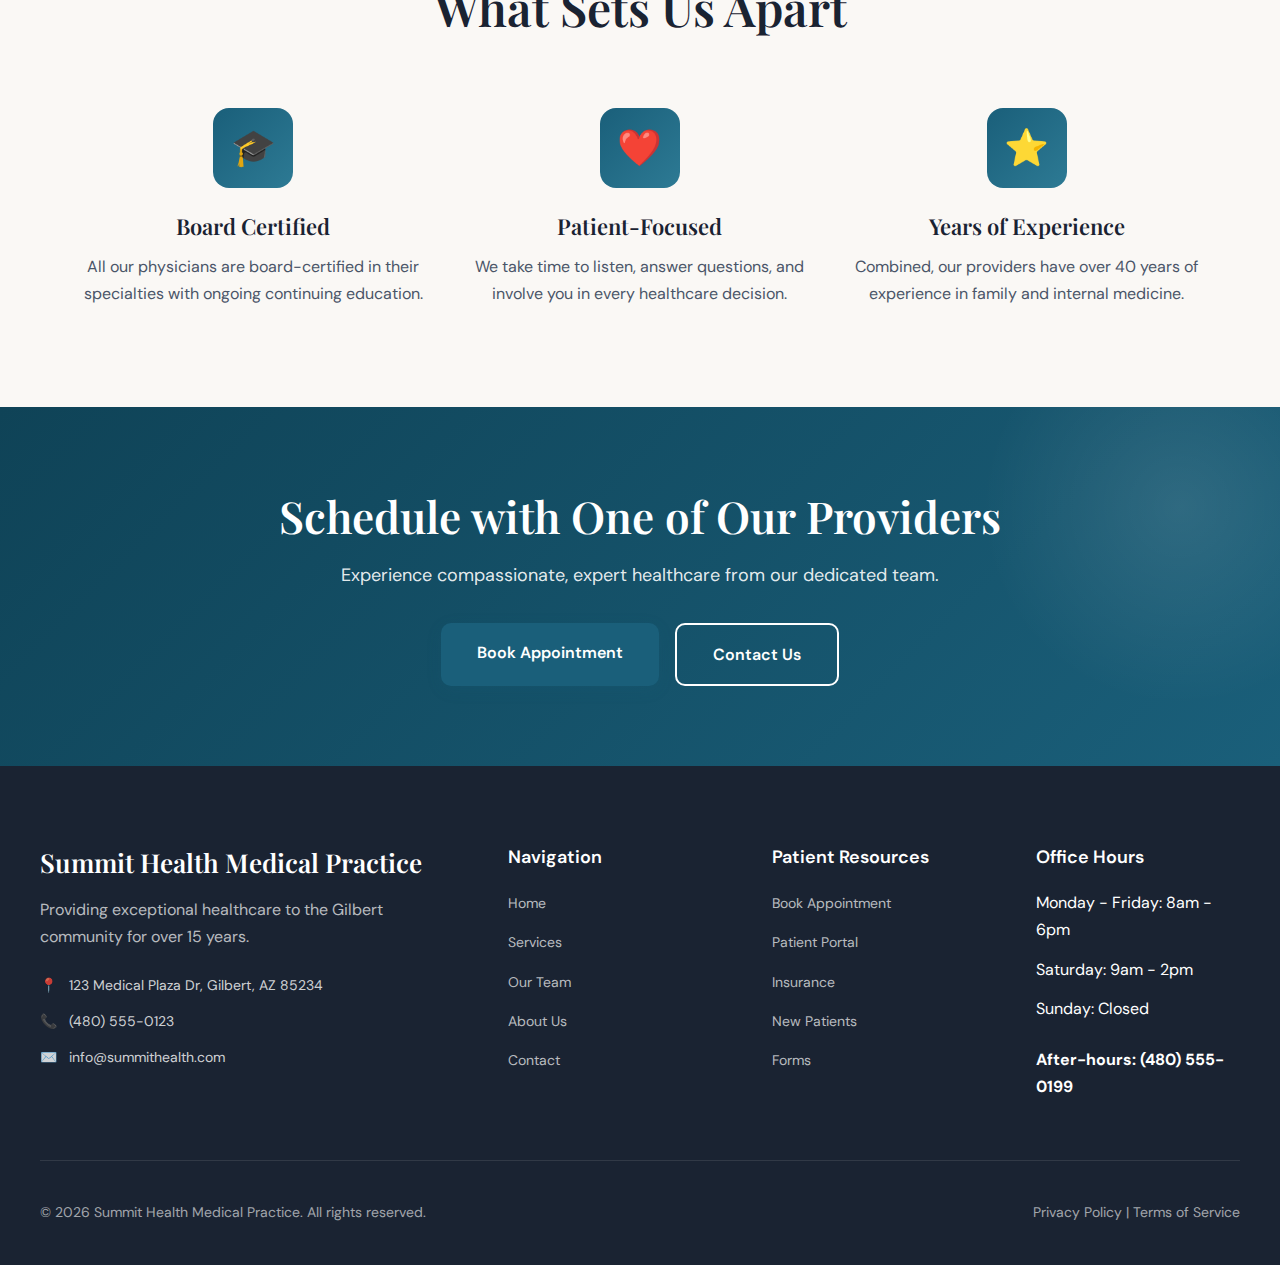
<file: team.html>
<!DOCTYPE html>
<html lang="en">
<head>
    <meta charset="UTF-8">
    <meta name="viewport" content="width=device-width, initial-scale=1.0">
    <title>Our Medical Team | Summit Health Medical Practice</title>
    <meta name="description" content="Meet our board-certified physicians and experienced nurse practitioners. Compassionate, expert healthcare providers in Gilbert, AZ.">
    <link rel="preconnect" href="https://fonts.googleapis.com">
    <link rel="preconnect" href="https://fonts.gstatic.com" crossorigin>
    <link href="https://fonts.googleapis.com/css2?family=Playfair+Display:wght@400;600;700&family=DM+Sans:wght@400;500;600&display=swap" rel="stylesheet">
    <link rel="stylesheet" href="styles.css">
</head>
<body>
    <header class="header" id="header">
        <nav class="nav-container">
            <a href="index.html" class="logo">
                <div class="logo-icon">⚕</div>
                Summit Health
            </a>
            <ul class="nav-menu">
                <li><a href="index.html">Home</a></li>
                <li><a href="services.html">Services</a></li>
                <li><a href="team.html" class="active">Our Team</a></li>
                <li><a href="about.html">About</a></li>
                <li><a href="contact.html">Contact</a></li>
                <li><a href="book-appointment.html" class="btn-appointment">Book Appointment</a></li>
            </ul>
        </nav>
    </header>

    <section class="page-hero">
        <div class="page-hero-content">
            <div class="breadcrumb">
                <a href="index.html">Home</a>
                <span>/</span>
                <span>Our Team</span>
            </div>
            <h1>Meet Our Medical Team</h1>
            <p>Experienced, board-certified providers dedicated to your health and wellbeing.</p>
        </div>
    </section>

    <section style="padding: 100px 40px; background: white;">
        <div class="container">
            <div style="display: grid; grid-template-columns: repeat(3, 1fr); gap: 40px;">
                <div class="team-member">
                    <div class="team-photo">SM</div>
                    <div class="team-info">
                        <h3 class="team-name">Dr. Sarah Mitchell</h3>
                        <div class="team-title">Family Medicine Physician</div>
                        <div class="team-credentials">MD, Board Certified</div>
                        <p class="team-bio">Dr. Mitchell has over 15 years of experience in comprehensive family care and preventive medicine. She completed her medical degree at Johns Hopkins and her residency at Mayo Clinic. She's passionate about building long-term relationships with her patients and takes a holistic approach to healthcare.</p>
                        <div class="team-specialties">
                            <span class="specialty-tag">Preventive Care</span>
                            <span class="specialty-tag">Women's Health</span>
                            <span class="specialty-tag">Pediatrics</span>
                        </div>
                        <div style="margin-top: 20px;">
                            <a href="doctor-sarah-mitchell.html" class="btn-text">View Full Profile →</a>
                        </div>
                    </div>
                </div>

                <div class="team-member">
                    <div class="team-photo">JC</div>
                    <div class="team-info">
                        <h3 class="team-name">Dr. James Chen</h3>
                        <div class="team-title">Internal Medicine Physician</div>
                        <div class="team-credentials">MD, FACP</div>
                        <p class="team-bio">Dr. Chen brings expertise in chronic disease management and complex medical conditions. He earned his medical degree from Stanford University and completed his internal medicine residency at UCSF. His patient-centered approach ensures comprehensive and compassionate care for adults of all ages.</p>
                        <div class="team-specialties">
                            <span class="specialty-tag">Diabetes Care</span>
                            <span class="specialty-tag">Hypertension</span>
                            <span class="specialty-tag">Cardiology</span>
                        </div>
                        <div style="margin-top: 20px;">
                            <a href="doctor-james-chen.html" class="btn-text">View Full Profile →</a>
                        </div>
                    </div>
                </div>

                <div class="team-member">
                    <div class="team-photo">EP</div>
                    <div class="team-info">
                        <h3 class="team-name">Emily Parker, NP</h3>
                        <div class="team-title">Nurse Practitioner</div>
                        <div class="team-credentials">MSN, FNP-C</div>
                        <p class="team-bio">Emily is a dedicated family nurse practitioner who focuses on preventive care and patient education. She earned her Master of Science in Nursing from University of Arizona. She believes in empowering patients to take control of their health through knowledge and lifestyle modifications.</p>
                        <div class="team-specialties">
                            <span class="specialty-tag">Wellness Visits</span>
                            <span class="specialty-tag">Acute Care</span>
                            <span class="specialty-tag">Immunizations</span>
                        </div>
                        <div style="margin-top: 20px;">
                            <a href="provider-emily-parker.html" class="btn-text">View Full Profile →</a>
                        </div>
                    </div>
                </div>
            </div>
        </div>
    </section>

    <section style="padding: 100px 40px; background: var(--bg-cream);">
        <div class="container">
            <div class="section-header">
                <div class="section-tag">Why Our Team</div>
                <h2 class="section-title">What Sets Us Apart</h2>
            </div>

            <div style="display: grid; grid-template-columns: repeat(3, 1fr); gap: 40px; margin-top: 60px;">
                <div style="text-align: center;">
                    <div style="width: 80px; height: 80px; margin: 0 auto 24px; background: linear-gradient(135deg, var(--primary), var(--primary-light)); border-radius: 16px; display: flex; align-items: center; justify-content: center; color: white; font-size: 36px;">🎓</div>
                    <h3 style="font-size: 22px; margin-bottom: 12px;">Board Certified</h3>
                    <p style="color: var(--text-medium);">All our physicians are board-certified in their specialties with ongoing continuing education.</p>
                </div>

                <div style="text-align: center;">
                    <div style="width: 80px; height: 80px; margin: 0 auto 24px; background: linear-gradient(135deg, var(--primary), var(--primary-light)); border-radius: 16px; display: flex; align-items: center; justify-content: center; color: white; font-size: 36px;">❤️</div>
                    <h3 style="font-size: 22px; margin-bottom: 12px;">Patient-Focused</h3>
                    <p style="color: var(--text-medium);">We take time to listen, answer questions, and involve you in every healthcare decision.</p>
                </div>

                <div style="text-align: center;">
                    <div style="width: 80px; height: 80px; margin: 0 auto 24px; background: linear-gradient(135deg, var(--primary), var(--primary-light)); border-radius: 16px; display: flex; align-items: center; justify-content: center; color: white; font-size: 36px;">⭐</div>
                    <h3 style="font-size: 22px; margin-bottom: 12px;">Years of Experience</h3>
                    <p style="color: var(--text-medium);">Combined, our providers have over 40 years of experience in family and internal medicine.</p>
                </div>
            </div>
        </div>
    </section>

    <section class="cta-banner">
        <div class="container">
            <div class="cta-content">
                <h2>Schedule with One of Our Providers</h2>
                <p>Experience compassionate, expert healthcare from our dedicated team.</p>
                <div class="cta-buttons">
                    <a href="book-appointment.html" class="btn-primary">Book Appointment</a>
                    <a href="contact.html" class="btn-secondary-white">Contact Us</a>
                </div>
            </div>
        </div>
    </section>

    <footer class="footer">
        <div class="footer-container">
            <div class="footer-grid">
                <div class="footer-about">
                    <h3>Summit Health Medical Practice</h3>
                    <p>Providing exceptional healthcare to the Gilbert community for over 15 years.</p>
                    <div class="footer-contact">
                        <div class="footer-contact-item">
                            <span>📍</span>
                            <span>123 Medical Plaza Dr, Gilbert, AZ 85234</span>
                        </div>
                        <div class="footer-contact-item">
                            <span>📞</span>
                            <span>(480) 555-0123</span>
                        </div>
                        <div class="footer-contact-item">
                            <span>✉️</span>
                            <span>info@summithealth.com</span>
                        </div>
                    </div>
                </div>
                <div class="footer-section">
                    <h4>Navigation</h4>
                    <ul class="footer-links">
                        <li><a href="index.html">Home</a></li>
                        <li><a href="services.html">Services</a></li>
                        <li><a href="team.html">Our Team</a></li>
                        <li><a href="about.html">About Us</a></li>
                        <li><a href="contact.html">Contact</a></li>
                    </ul>
                </div>
                <div class="footer-section">
                    <h4>Patient Resources</h4>
                    <ul class="footer-links">
                        <li><a href="book-appointment.html">Book Appointment</a></li>
                        <li><a href="#">Patient Portal</a></li>
                        <li><a href="#">Insurance</a></li>
                        <li><a href="#">New Patients</a></li>
                        <li><a href="#">Forms</a></li>
                    </ul>
                </div>
                <div class="footer-section">
                    <h4>Office Hours</h4>
                    <ul class="footer-links">
                        <li>Monday - Friday: 8am - 6pm</li>
                        <li>Saturday: 9am - 2pm</li>
                        <li>Sunday: Closed</li>
                        <li style="margin-top: 12px;"><strong>After-hours: (480) 555-0199</strong></li>
                    </ul>
                </div>
            </div>
            <div class="footer-bottom">
                <div>© 2026 Summit Health Medical Practice. All rights reserved.</div>
                <div><a href="#">Privacy Policy</a> | <a href="#">Terms of Service</a></div>
            </div>
        </div>
    </footer>

    <script src="script.js"></script>
</body>
</html>
</file>
<file: styles.css>
:root {
    /* Color Palette */
    --primary: #1a5f7a;
    --primary-light: #2d7a94;
    --primary-dark: #0f4357;
    --accent: #d4a574;
    --accent-light: #e8c9a5;
    --text-dark: #1a2332;
    --text-medium: #4a5568;
    --text-light: #718096;
    --bg-cream: #faf8f5;
    --bg-white: #ffffff;
    --bg-light: #f7f5f2;
    --border: #e5dfd5;
    --success: #48a56a;
    --shadow-sm: 0 2px 8px rgba(26, 95, 122, 0.08);
    --shadow-md: 0 4px 16px rgba(26, 95, 122, 0.12);
    --shadow-lg: 0 8px 32px rgba(26, 95, 122, 0.16);
}

* {
    margin: 0;
    padding: 0;
    box-sizing: border-box;
}

body {
    font-family: 'DM Sans', -apple-system, sans-serif;
    line-height: 1.7;
    color: var(--text-dark);
    background: var(--bg-cream);
    overflow-x: hidden;
}

h1, h2, h3, h4 {
    font-family: 'Playfair Display', serif;
    font-weight: 600;
    line-height: 1.3;
    color: var(--text-dark);
}

/* Header & Navigation */
.header {
    position: fixed;
    top: 0;
    left: 0;
    right: 0;
    background: rgba(255, 255, 255, 0.98);
    backdrop-filter: blur(10px);
    border-bottom: 1px solid var(--border);
    z-index: 1000;
    transition: all 0.3s ease;
}

.header.scrolled {
    box-shadow: var(--shadow-sm);
}

.nav-container {
    max-width: 1400px;
    margin: 0 auto;
    padding: 0 40px;
    display: flex;
    justify-content: space-between;
    align-items: center;
    height: 85px;
}

.logo {
    font-family: 'Playfair Display', serif;
    font-size: 26px;
    font-weight: 700;
    color: var(--primary);
    text-decoration: none;
    display: flex;
    align-items: center;
    gap: 12px;
}

.logo-icon {
    width: 38px;
    height: 38px;
    background: linear-gradient(135deg, var(--primary), var(--primary-light));
    border-radius: 8px;
    display: flex;
    align-items: center;
    justify-content: center;
    color: white;
    font-size: 20px;
}

.nav-menu {
    display: flex;
    gap: 40px;
    list-style: none;
    align-items: center;
}

.nav-menu a {
    color: var(--text-medium);
    text-decoration: none;
    font-weight: 500;
    font-size: 15px;
    transition: color 0.3s ease;
    position: relative;
}

.nav-menu a:hover,
.nav-menu a.active {
    color: var(--primary);
}

.nav-menu a::after {
    content: '';
    position: absolute;
    bottom: -5px;
    left: 0;
    width: 0;
    height: 2px;
    background: var(--primary);
    transition: width 0.3s ease;
}

.nav-menu a:hover::after,
.nav-menu a.active::after {
    width: 100%;
}

.btn-appointment {
    background: var(--primary);
    color: white !important;
    padding: 12px 28px;
    border-radius: 8px;
    text-decoration: none;
    font-weight: 600;
    font-size: 15px;
    transition: all 0.3s ease;
    box-shadow: var(--shadow-sm);
}

.btn-appointment::after {
    display: none;
}

.btn-appointment:hover {
    background: var(--primary-dark);
    transform: translateY(-2px);
    box-shadow: var(--shadow-md);
}

/* Container */
.container {
    max-width: 1400px;
    margin: 0 auto;
    padding: 0 40px;
}

/* Hero Section */
.hero {
    margin-top: 85px;
    min-height: 650px;
    background: linear-gradient(135deg, var(--bg-cream) 0%, var(--bg-light) 100%);
    position: relative;
    overflow: hidden;
}

.hero::before {
    content: '';
    position: absolute;
    top: -50%;
    right: -20%;
    width: 800px;
    height: 800px;
    background: radial-gradient(circle, rgba(26, 95, 122, 0.06) 0%, transparent 70%);
    border-radius: 50%;
    animation: float 20s ease-in-out infinite;
}

@keyframes float {
    0%, 100% { transform: translate(0, 0); }
    50% { transform: translate(-30px, -30px); }
}

.hero-container {
    max-width: 1400px;
    margin: 0 auto;
    padding: 120px 40px 80px;
    display: grid;
    grid-template-columns: 1fr 1fr;
    gap: 80px;
    align-items: center;
    position: relative;
    z-index: 1;
}

.hero-content h1 {
    font-size: 62px;
    margin-bottom: 24px;
    color: var(--text-dark);
    animation: fadeInUp 0.8s ease-out;
}

.hero-subtitle {
    font-size: 20px;
    color: var(--text-medium);
    margin-bottom: 40px;
    line-height: 1.6;
    animation: fadeInUp 0.8s ease-out 0.2s backwards;
}

@keyframes fadeInUp {
    from {
        opacity: 0;
        transform: translateY(30px);
    }
    to {
        opacity: 1;
        transform: translateY(0);
    }
}

.hero-features {
    display: grid;
    grid-template-columns: repeat(2, 1fr);
    gap: 20px;
    margin-bottom: 40px;
    animation: fadeInUp 0.8s ease-out 0.4s backwards;
}

.feature-item {
    display: flex;
    align-items: center;
    gap: 12px;
    color: var(--text-medium);
    font-size: 15px;
}

.feature-icon {
    width: 24px;
    height: 24px;
    background: var(--primary);
    border-radius: 50%;
    display: flex;
    align-items: center;
    justify-content: center;
    color: white;
    font-size: 12px;
    flex-shrink: 0;
}

.hero-cta {
    display: flex;
    gap: 16px;
    animation: fadeInUp 0.8s ease-out 0.6s backwards;
}

.btn-primary {
    background: var(--primary);
    color: white;
    padding: 16px 36px;
    border-radius: 10px;
    text-decoration: none;
    font-weight: 600;
    font-size: 16px;
    transition: all 0.3s ease;
    box-shadow: var(--shadow-md);
    border: none;
    cursor: pointer;
    display: inline-block;
}

.btn-primary:hover {
    background: var(--primary-dark);
    transform: translateY(-3px);
    box-shadow: var(--shadow-lg);
}

.btn-secondary {
    background: transparent;
    color: var(--primary);
    padding: 16px 36px;
    border-radius: 10px;
    text-decoration: none;
    font-weight: 600;
    font-size: 16px;
    border: 2px solid var(--primary);
    transition: all 0.3s ease;
    display: inline-block;
}

.btn-secondary:hover {
    background: var(--primary);
    color: white;
}

.btn-secondary-white {
    background: transparent;
    color: white;
    padding: 16px 36px;
    border-radius: 10px;
    text-decoration: none;
    font-weight: 600;
    font-size: 16px;
    border: 2px solid white;
    transition: all 0.3s ease;
    display: inline-block;
}

.btn-secondary-white:hover {
    background: white;
    color: var(--primary);
}

.btn-text {
    color: var(--primary);
    text-decoration: none;
    font-weight: 600;
    font-size: 14px;
    display: inline-flex;
    align-items: center;
    gap: 8px;
    transition: gap 0.3s ease;
}

.btn-text:hover {
    gap: 12px;
}

.hero-image {
    position: relative;
    animation: fadeInUp 0.8s ease-out 0.3s backwards;
}

.hero-image-main {
    width: 100%;
    height: 480px;
    background: linear-gradient(135deg, var(--primary-light), var(--primary-dark));
    border-radius: 20px;
    box-shadow: var(--shadow-lg);
    display: flex;
    align-items: center;
    justify-content: center;
    color: white;
    font-size: 18px;
    position: relative;
    overflow: hidden;
}

.hero-image-main::before {
    content: '';
    position: absolute;
    inset: 0;
    background: url('data:image/svg+xml,<svg width="100" height="100" xmlns="http://www.w3.org/2000/svg"><defs><pattern id="grid" width="20" height="20" patternUnits="userSpaceOnUse"><path d="M 20 0 L 0 0 0 20" fill="none" stroke="rgba(255,255,255,0.1)" stroke-width="1"/></pattern></defs><rect width="100" height="100" fill="url(%23grid)"/></svg>');
    opacity: 0.3;
}

.stats-badge {
    position: absolute;
    bottom: -20px;
    left: -20px;
    background: white;
    padding: 24px 28px;
    border-radius: 12px;
    box-shadow: var(--shadow-lg);
    animation: fadeInUp 0.8s ease-out 0.8s backwards;
}

.stats-badge-number {
    font-size: 36px;
    font-weight: 700;
    color: var(--primary);
    font-family: 'Playfair Display', serif;
}

.stats-badge-text {
    color: var(--text-medium);
    font-size: 14px;
    margin-top: 4px;
}

/* Section Styling */
.section-header {
    text-align: center;
    margin-bottom: 70px;
}

.section-tag {
    color: var(--accent);
    font-weight: 600;
    font-size: 14px;
    letter-spacing: 1.5px;
    text-transform: uppercase;
    margin-bottom: 12px;
}

.section-title {
    font-size: 48px;
    margin-bottom: 16px;
    color: var(--text-dark);
}

.section-subtitle {
    font-size: 18px;
    color: var(--text-medium);
    max-width: 700px;
    margin: 0 auto;
}

/* Services */
.services-preview {
    padding: 100px 40px;
    background: white;
}

.services-grid {
    display: grid;
    grid-template-columns: repeat(3, 1fr);
    gap: 32px;
}

.service-card {
    background: var(--bg-cream);
    padding: 40px 32px;
    border-radius: 16px;
    transition: all 0.4s ease;
    border: 1px solid var(--border);
    position: relative;
    overflow: hidden;
}

.service-card::before {
    content: '';
    position: absolute;
    top: 0;
    left: 0;
    width: 100%;
    height: 4px;
    background: linear-gradient(90deg, var(--primary), var(--accent));
    transform: scaleX(0);
    transform-origin: left;
    transition: transform 0.4s ease;
}

.service-card:hover {
    transform: translateY(-8px);
    box-shadow: var(--shadow-lg);
    border-color: var(--primary);
}

.service-card:hover::before {
    transform: scaleX(1);
}

.service-icon {
    width: 60px;
    height: 60px;
    background: linear-gradient(135deg, var(--primary), var(--primary-light));
    border-radius: 12px;
    display: flex;
    align-items: center;
    justify-content: center;
    color: white;
    font-size: 28px;
    margin-bottom: 24px;
    transition: all 0.4s ease;
}

.service-card:hover .service-icon {
    transform: scale(1.1) rotate(5deg);
}

.service-card h3 {
    font-size: 24px;
    margin-bottom: 12px;
    color: var(--text-dark);
}

.service-card p {
    color: var(--text-medium);
    font-size: 15px;
    line-height: 1.7;
    margin-bottom: 20px;
}

.service-link {
    color: var(--primary);
    text-decoration: none;
    font-weight: 600;
    font-size: 14px;
    display: inline-flex;
    align-items: center;
    gap: 8px;
    transition: gap 0.3s ease;
}

.service-link:hover {
    gap: 12px;
}

/* Why Choose Us */
.why-choose {
    padding: 100px 40px;
    background: var(--bg-cream);
}

.why-grid {
    display: grid;
    grid-template-columns: repeat(2, 1fr);
    gap: 40px;
    margin-top: 60px;
}

.why-item {
    display: flex;
    gap: 24px;
}

.why-number {
    width: 60px;
    height: 60px;
    background: linear-gradient(135deg, var(--accent-light), var(--accent));
    border-radius: 12px;
    display: flex;
    align-items: center;
    justify-content: center;
    font-size: 24px;
    font-weight: 700;
    color: white;
    flex-shrink: 0;
    font-family: 'Playfair Display', serif;
}

.why-content h3 {
    font-size: 22px;
    margin-bottom: 12px;
    color: var(--text-dark);
}

.why-content p {
    color: var(--text-medium);
    line-height: 1.7;
}

/* Team Preview */
.team-preview {
    padding: 100px 40px;
    background: white;
}

.team-grid-preview {
    display: grid;
    grid-template-columns: repeat(3, 1fr);
    gap: 40px;
}

.team-member {
    background: var(--bg-cream);
    border-radius: 16px;
    overflow: hidden;
    box-shadow: var(--shadow-sm);
    transition: all 0.4s ease;
    border: 1px solid var(--border);
}

.team-member:hover {
    transform: translateY(-8px);
    box-shadow: var(--shadow-lg);
}

.team-photo {
    width: 100%;
    height: 320px;
    background: linear-gradient(135deg, var(--primary-light), var(--accent));
    display: flex;
    align-items: center;
    justify-content: center;
    color: white;
    font-size: 64px;
    font-weight: 700;
    font-family: 'Playfair Display', serif;
    position: relative;
    overflow: hidden;
}

.team-photo::before {
    content: '';
    position: absolute;
    inset: 0;
    background: linear-gradient(180deg, transparent 0%, rgba(0,0,0,0.1) 100%);
}

.team-info {
    padding: 28px;
}

.team-name {
    font-size: 24px;
    margin-bottom: 6px;
    color: var(--text-dark);
}

.team-title {
    color: var(--primary);
    font-weight: 600;
    font-size: 14px;
    margin-bottom: 4px;
}

.team-credentials {
    color: var(--text-light);
    font-size: 13px;
    margin-bottom: 16px;
}

.team-bio {
    color: var(--text-medium);
    font-size: 14px;
    line-height: 1.6;
    margin-bottom: 20px;
}

.team-specialties {
    display: flex;
    flex-wrap: wrap;
    gap: 8px;
    margin-top: 16px;
}

.specialty-tag {
    background: white;
    color: var(--text-medium);
    padding: 6px 14px;
    border-radius: 20px;
    font-size: 12px;
    font-weight: 500;
}

/* CTA Banner */
.cta-banner {
    padding: 80px 40px;
    background: linear-gradient(135deg, var(--primary-dark), var(--primary));
    position: relative;
    overflow: hidden;
}

.cta-banner::before {
    content: '';
    position: absolute;
    top: -100px;
    right: -100px;
    width: 400px;
    height: 400px;
    background: radial-gradient(circle, rgba(255, 255, 255, 0.1) 0%, transparent 70%);
    border-radius: 50%;
}

.cta-content {
    text-align: center;
    position: relative;
    z-index: 1;
}

.cta-content h2 {
    font-size: 44px;
    color: white;
    margin-bottom: 16px;
}

.cta-content p {
    color: rgba(255, 255, 255, 0.9);
    font-size: 18px;
    margin-bottom: 32px;
}

.cta-buttons {
    display: flex;
    gap: 16px;
    justify-content: center;
}

/* Footer */
.footer {
    background: var(--text-dark);
    color: white;
    padding: 80px 40px 40px;
}

.footer-container {
    max-width: 1400px;
    margin: 0 auto;
}

.footer-grid {
    display: grid;
    grid-template-columns: 2fr 1fr 1fr 1fr;
    gap: 60px;
    margin-bottom: 60px;
}

.footer-about h3 {
    color: white;
    font-size: 26px;
    margin-bottom: 16px;
}

.footer-about p {
    color: rgba(255, 255, 255, 0.7);
    margin-bottom: 24px;
    line-height: 1.7;
}

.footer-contact {
    display: flex;
    flex-direction: column;
    gap: 12px;
}

.footer-contact-item {
    display: flex;
    align-items: center;
    gap: 12px;
    color: rgba(255, 255, 255, 0.8);
    font-size: 14px;
}

.footer-section h4 {
    color: white;
    font-size: 18px;
    margin-bottom: 20px;
    font-family: 'DM Sans', sans-serif;
    font-weight: 600;
}

.footer-links {
    list-style: none;
    display: flex;
    flex-direction: column;
    gap: 12px;
}

.footer-links a {
    color: rgba(255, 255, 255, 0.7);
    text-decoration: none;
    font-size: 14px;
    transition: color 0.3s ease;
}

.footer-links a:hover {
    color: white;
}

.footer-bottom {
    padding-top: 40px;
    border-top: 1px solid rgba(255, 255, 255, 0.1);
    display: flex;
    justify-content: space-between;
    align-items: center;
    color: rgba(255, 255, 255, 0.6);
    font-size: 14px;
}

.footer-bottom a {
    color: rgba(255, 255, 255, 0.6);
    text-decoration: none;
}

.footer-bottom a:hover {
    color: white;
}

/* Page Hero (for interior pages) */
.page-hero {
    margin-top: 85px;
    padding: 100px 40px 80px;
    background: linear-gradient(135deg, var(--bg-cream) 0%, var(--bg-light) 100%);
    text-align: center;
    position: relative;
    overflow: hidden;
}

.page-hero::before {
    content: '';
    position: absolute;
    top: -50%;
    left: 50%;
    transform: translateX(-50%);
    width: 600px;
    height: 600px;
    background: radial-gradient(circle, rgba(26, 95, 122, 0.06) 0%, transparent 70%);
    border-radius: 50%;
}

.page-hero-content {
    max-width: 800px;
    margin: 0 auto;
    position: relative;
    z-index: 1;
}

.page-hero h1 {
    font-size: 56px;
    margin-bottom: 20px;
}

.page-hero p {
    font-size: 20px;
    color: var(--text-medium);
}

.breadcrumb {
    display: flex;
    gap: 8px;
    justify-content: center;
    margin-bottom: 24px;
    font-size: 14px;
    color: var(--text-light);
}

.breadcrumb a {
    color: var(--primary);
    text-decoration: none;
}

.breadcrumb a:hover {
    text-decoration: underline;
}

/* Responsive */
@media (max-width: 1024px) {
    .hero-container {
        grid-template-columns: 1fr;
        gap: 60px;
    }

    .hero-content h1 {
        font-size: 48px;
    }

    .services-grid,
    .team-grid-preview {
        grid-template-columns: repeat(2, 1fr);
    }

    .footer-grid {
        grid-template-columns: 1fr 1fr;
        gap: 40px;
    }
}

@media (max-width: 768px) {
    .nav-menu {
        display: none;
    }

    .hero-content h1 {
        font-size: 38px;
    }

    .services-grid,
    .team-grid-preview,
    .why-grid {
        grid-template-columns: 1fr;
    }

    .section-title,
    .page-hero h1 {
        font-size: 36px;
    }

    .footer-grid {
        grid-template-columns: 1fr;
    }

    .cta-buttons {
        flex-direction: column;
    }
}
</file>
